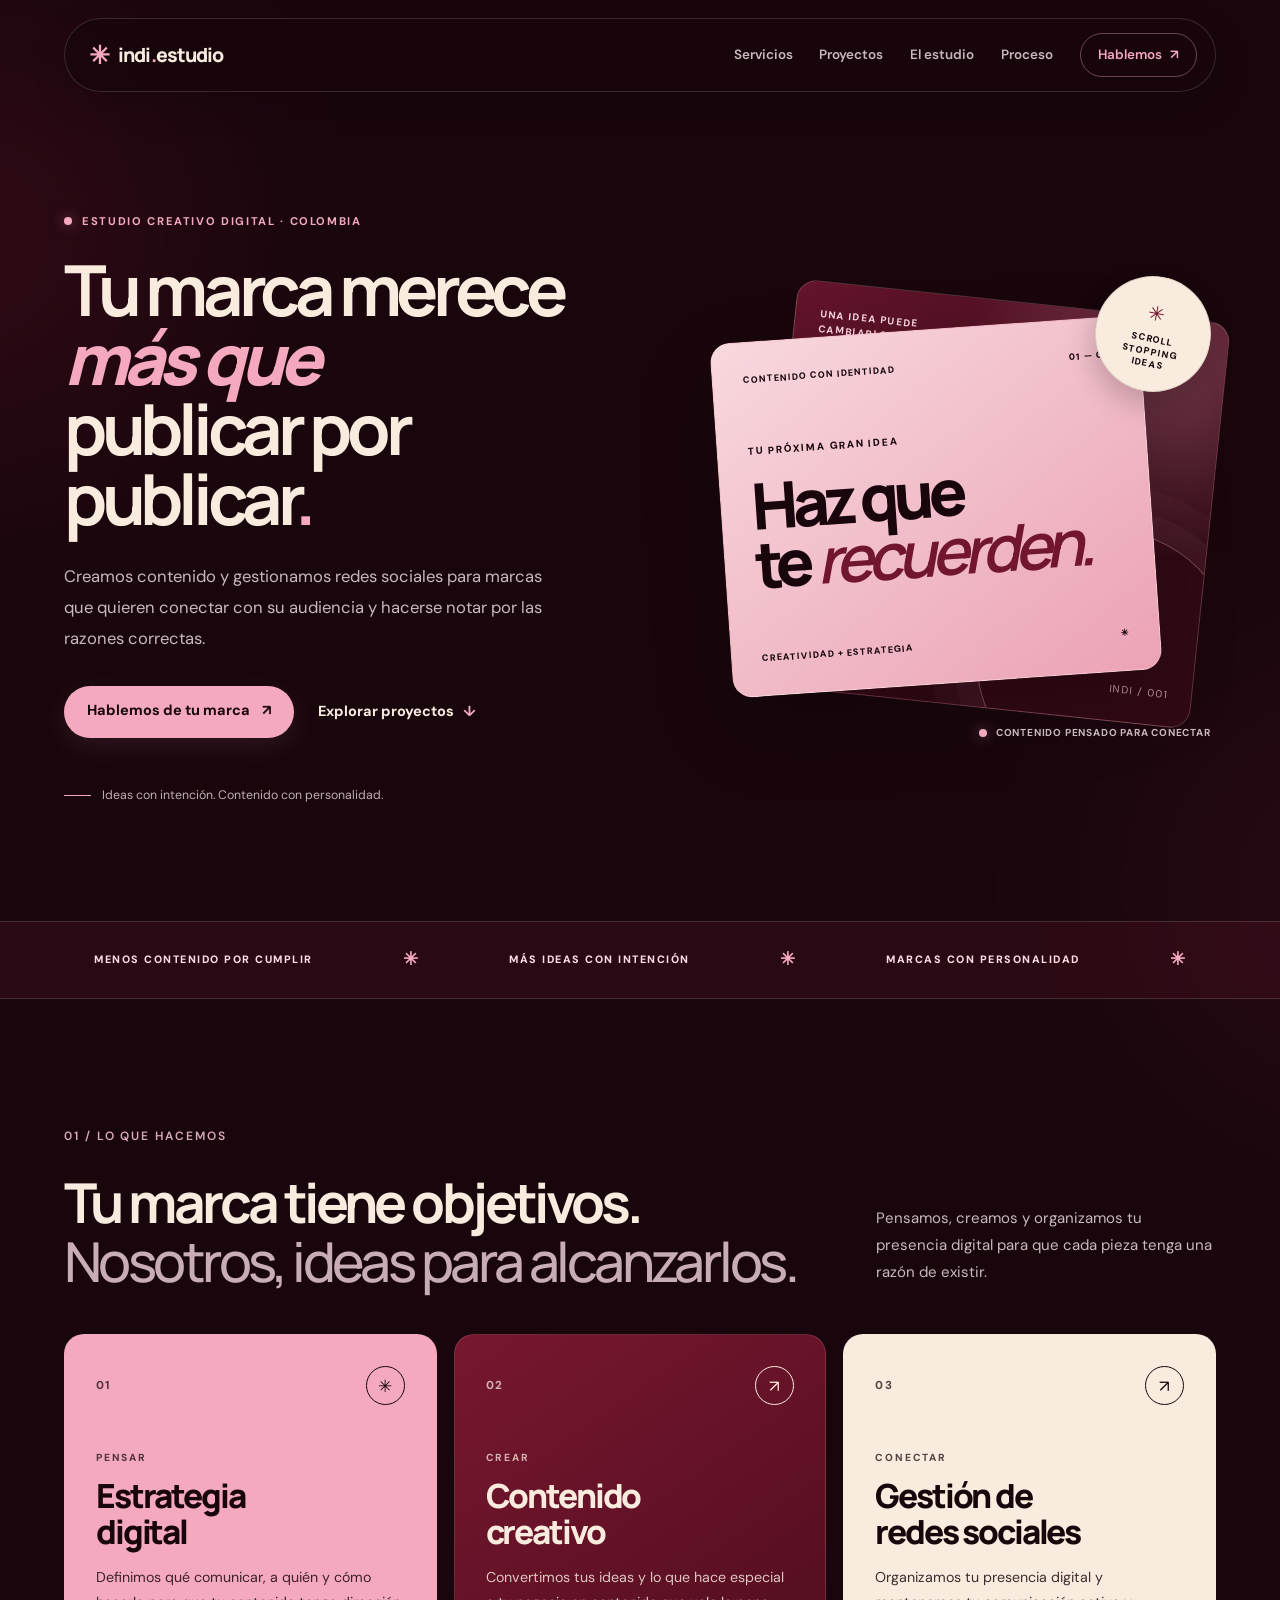
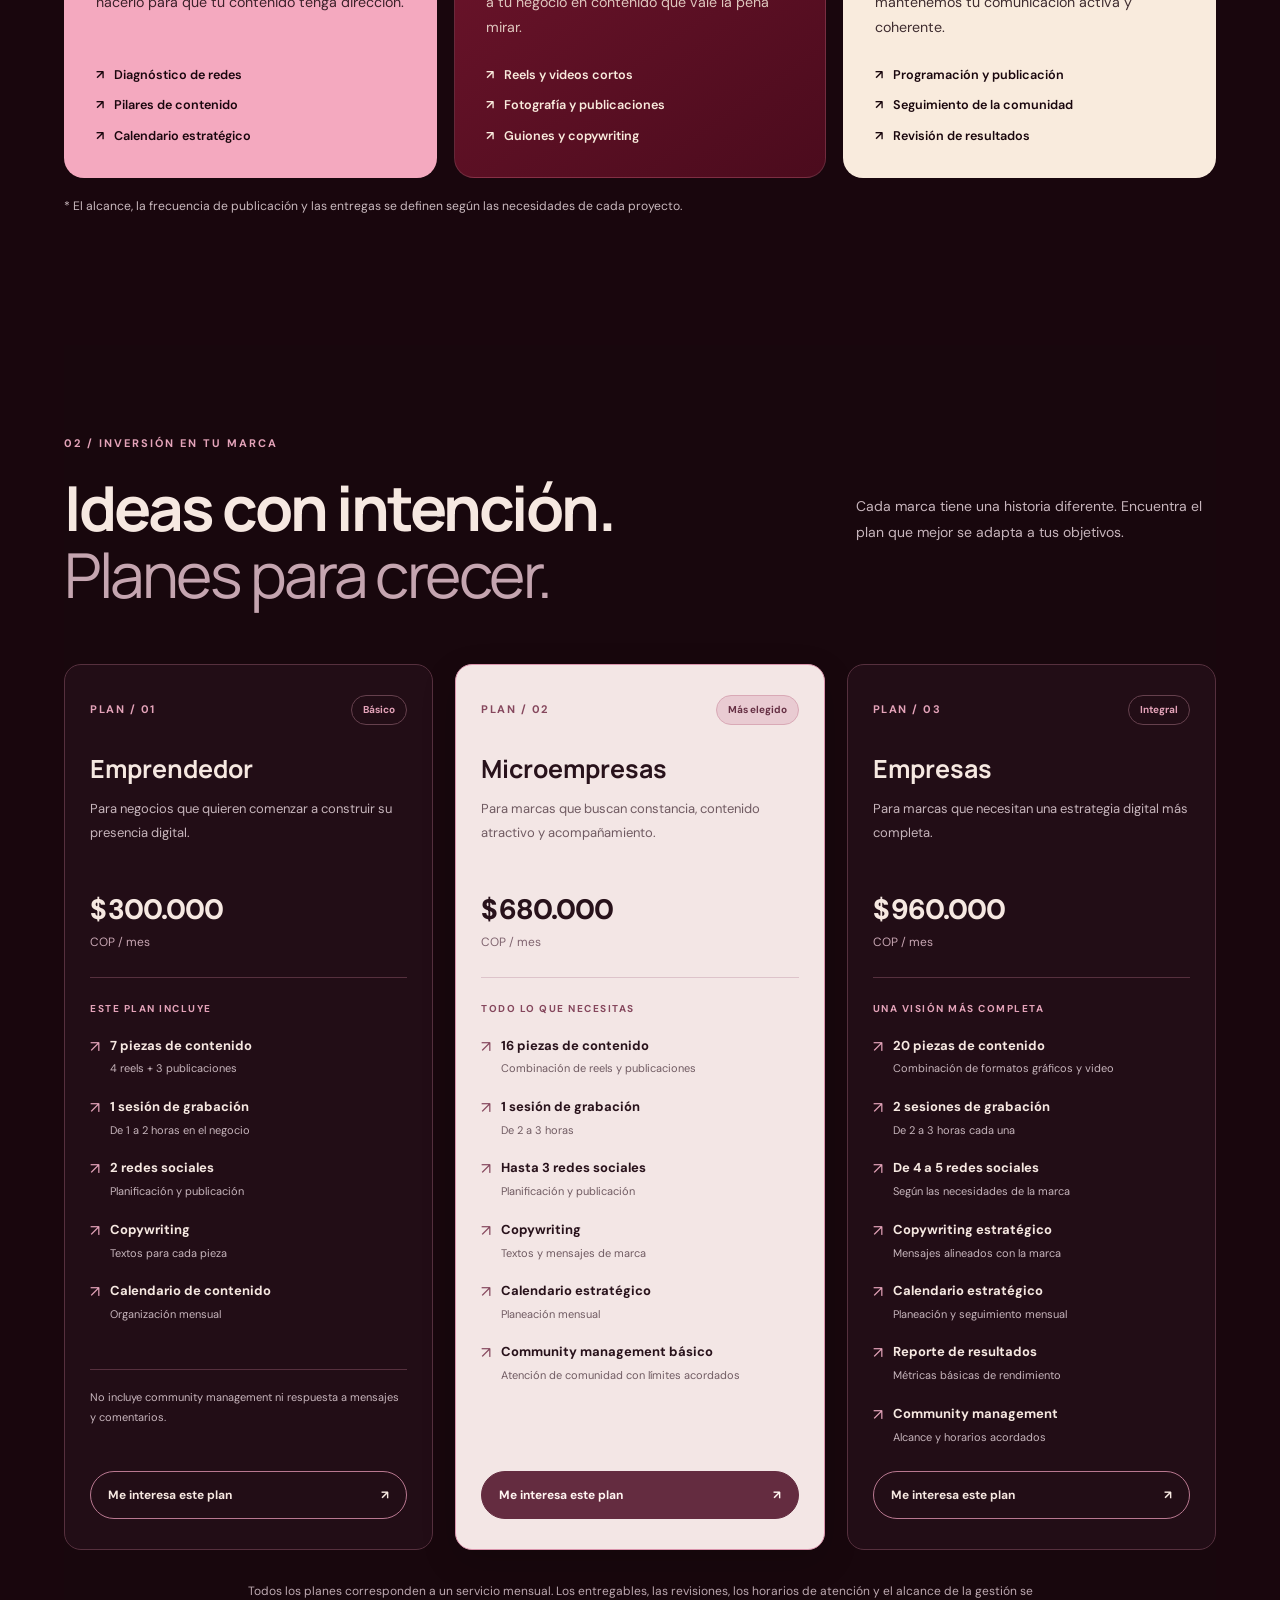
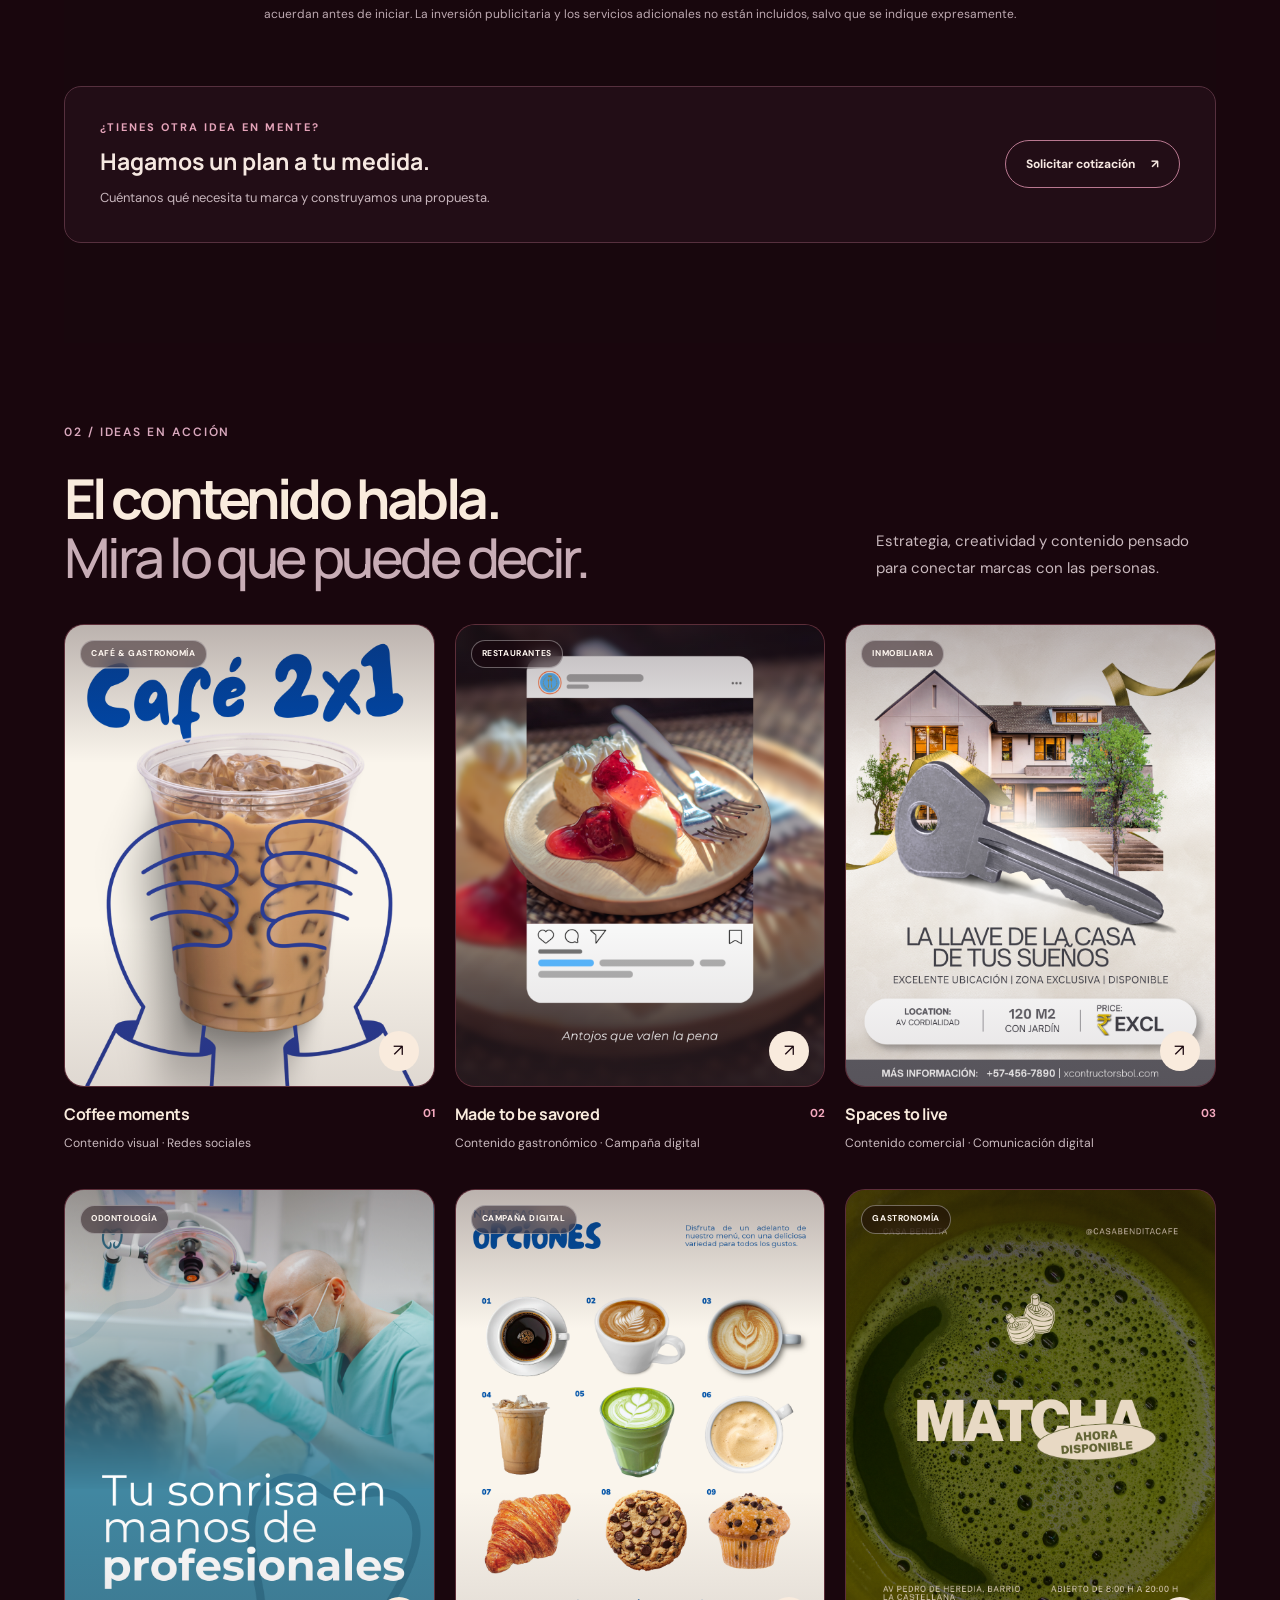
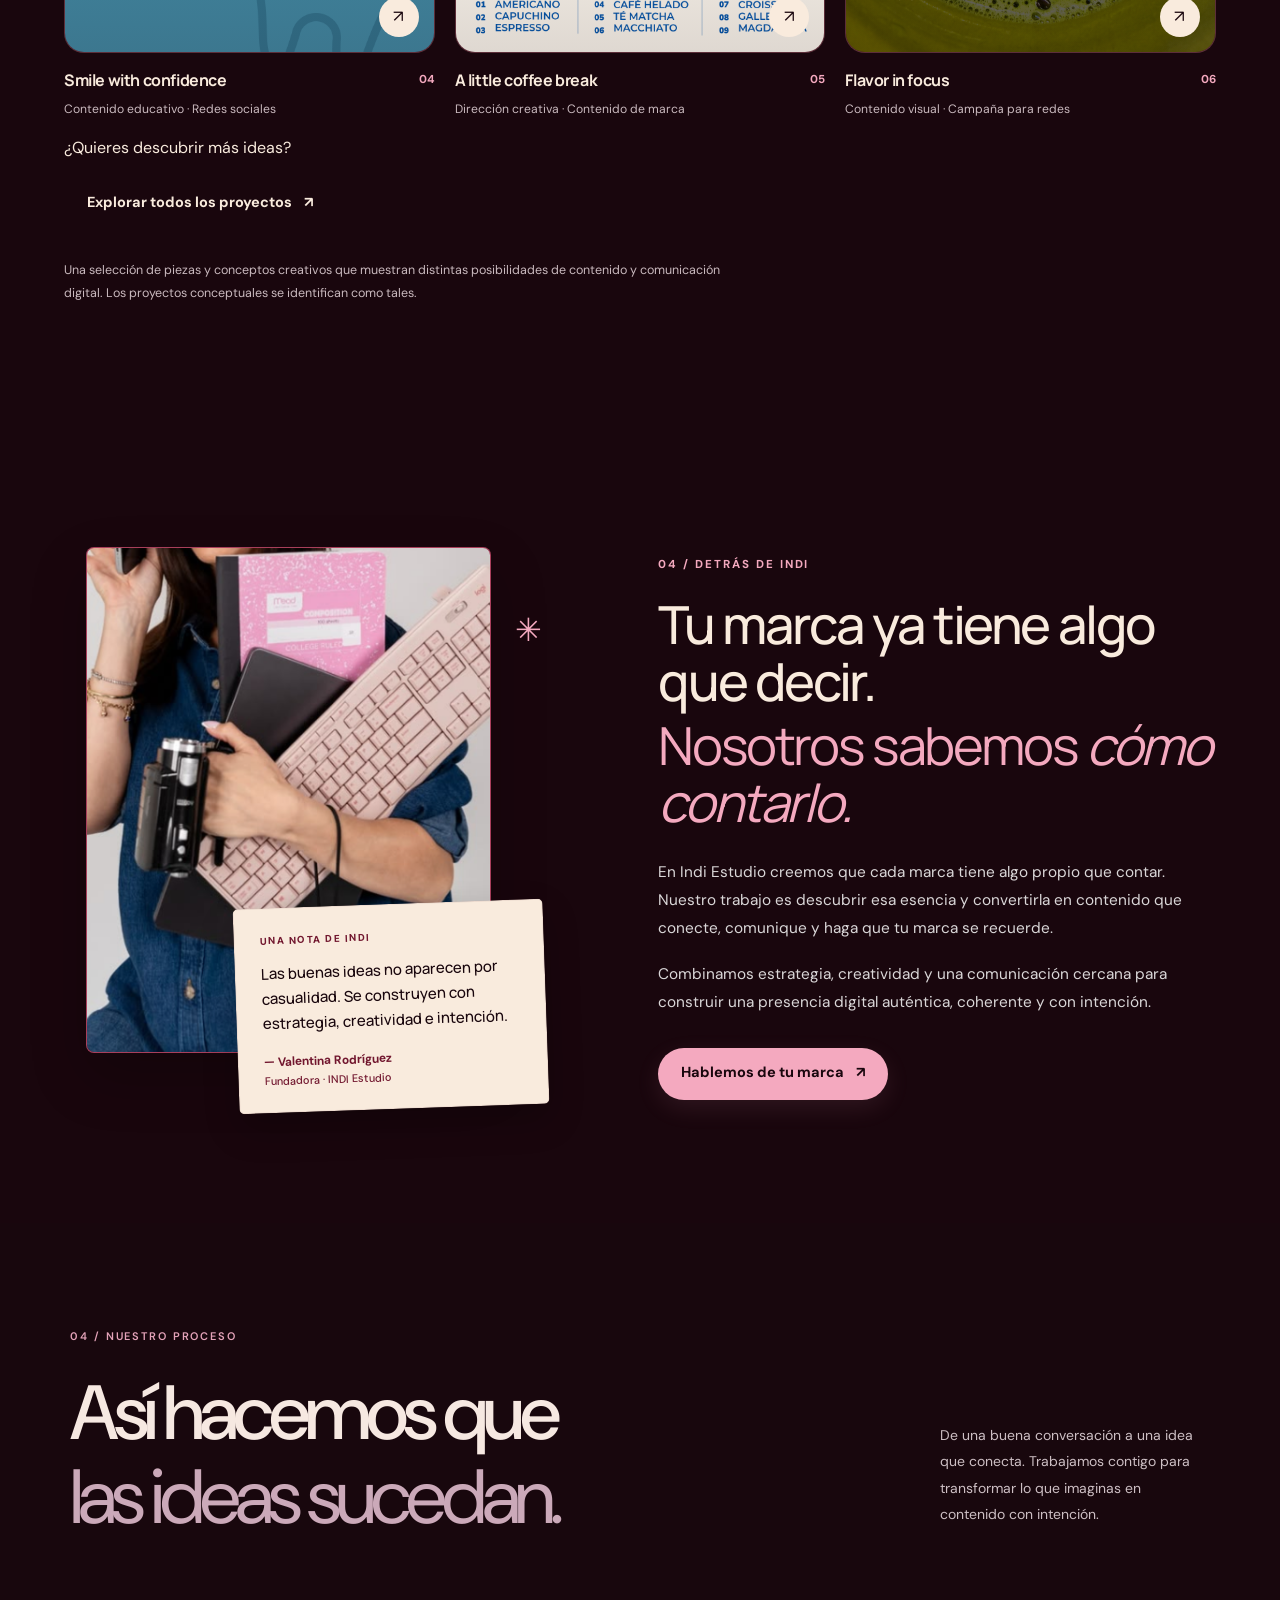
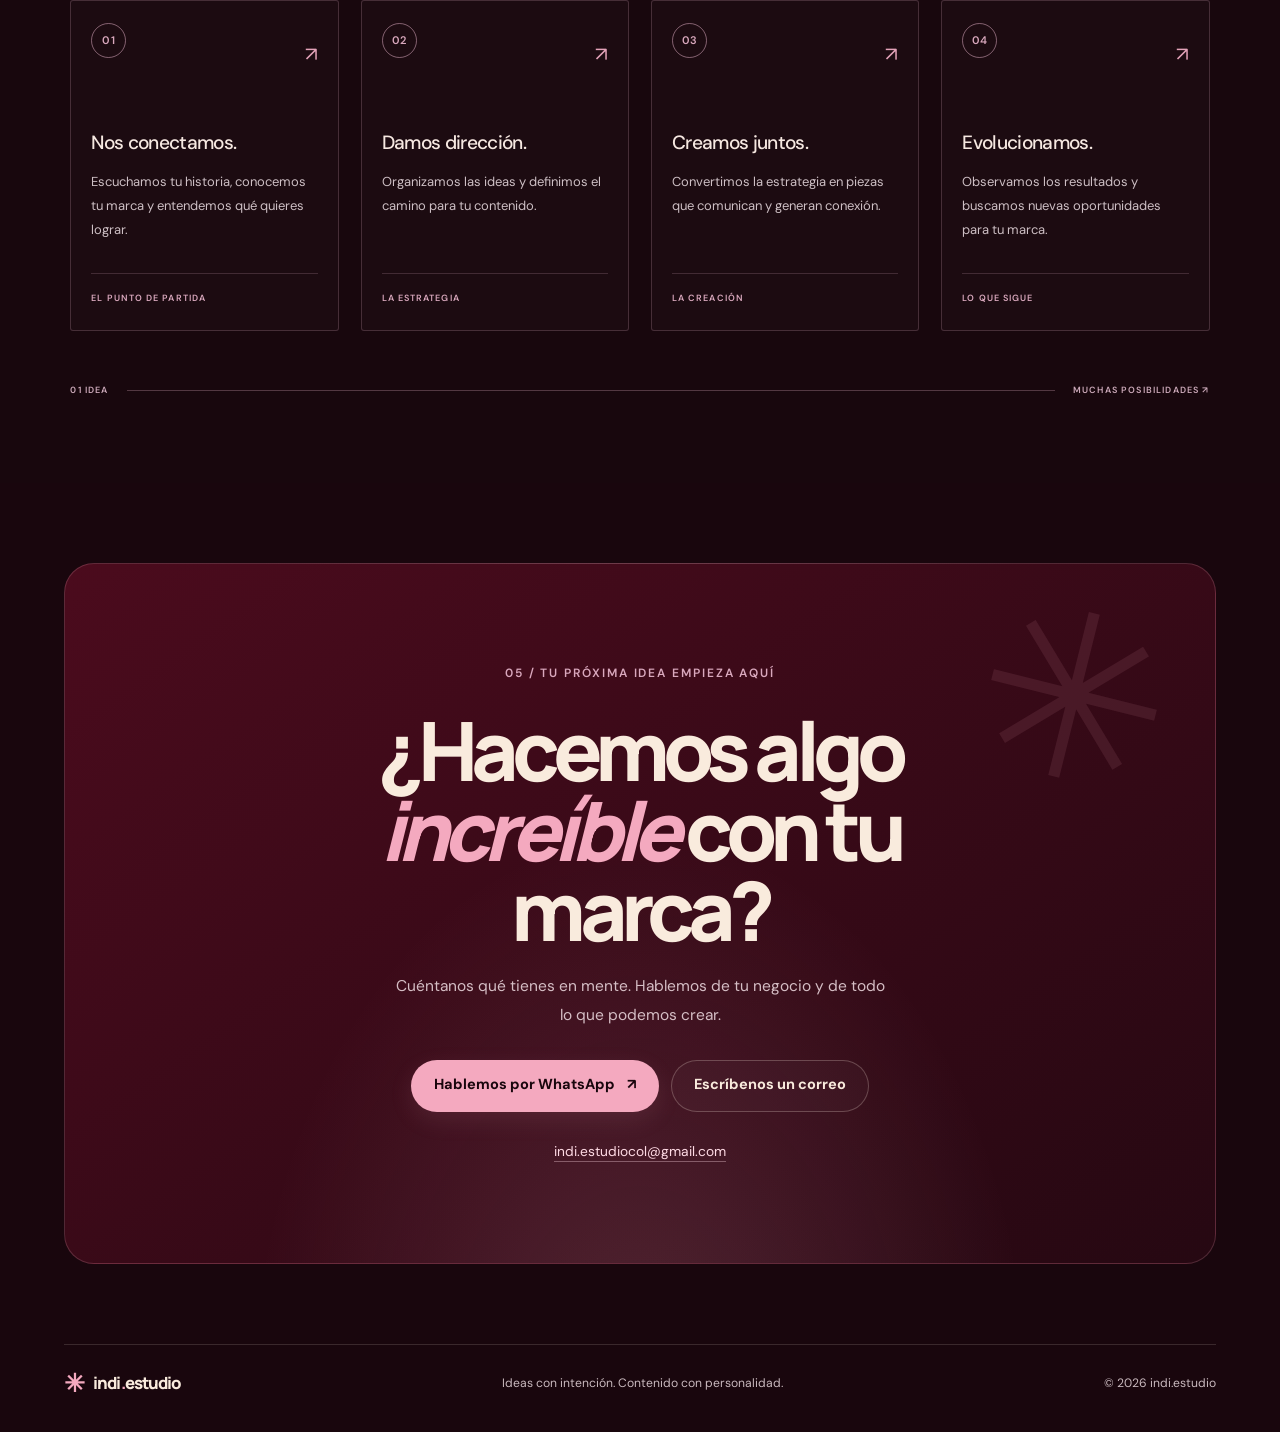
<file: Indiestudiopaginaweb/index.html>
<!DOCTYPE html>
<html lang="es">
<head>
    
    <meta charset="UTF-8">
    <meta name="viewport" content="width=device-width, initial-scale=1">

    <meta name="description" content="indi.estudio crea contenido y gestiona redes sociales para marcas que quieren conectar, destacar y crecer.">
    <meta name="theme-color" content="#19060D">

    <title>indi.estudio — Contenido con intención</title>

    <meta property="og:type" content="website">
    <meta property="og:title" content="indi.estudio — Contenido con intención">
    <meta property="og:description" content="Estrategia, creación de contenido y gestión de redes sociales para marcas con personalidad.">
    <!-- Añade aquí tu dominio y la URL de una imagen cuando publiques la web. -->
    <!-- <meta property="og:url" content="https://tudominio.com/"> -->
    <!-- <meta property="og:image" content="https://tudominio.com/img/og.jpg"> -->

    <link rel="icon" href="data:image/svg+xml,%3Csvg xmlns='http://www.w3.org/2000/svg' viewBox='0 0 100 100'%3E%3Crect width='100' height='100' rx='22' fill='%2319060D'/%3E%3Ctext x='50' y='70' font-size='66' text-anchor='middle' fill='%23F4A9BF'%3E%E2%9C%A6%3C/text%3E%3C/svg%3E">

    <link rel="preconnect" href="https://fonts.googleapis.com">
    <link rel="preconnect" href="https://fonts.gstatic.com" crossorigin>
    <link href="https://fonts.googleapis.com/css2?family=DM+Sans:wght@400;500;600;700&family=Manrope:wght@400;500;600;700;800&display=swap" rel="stylesheet">

    <link rel="stylesheet" href="css/style.css">
</head>
<script>

document.querySelectorAll('.process-number').forEach((button) => {

    button.addEventListener('click', () => {

        const item = button.closest('.process-item');

        document.querySelectorAll('.process-item').forEach((otherItem) => {

            if (otherItem !== item) {
                otherItem.classList.remove('is-active');
            }

        });

        item.classList.toggle('is-active');

    });

}); 
document.querySelectorAll(".process-card").forEach((card) => {
    const trigger = card.querySelector(".process-trigger");
    const detail = card.querySelector(".process-extra");

    if (!trigger || !detail) return;

    trigger.addEventListener("click", () => {
        const isOpen = trigger.getAttribute("aria-expanded") === "true";

        trigger.setAttribute("aria-expanded", String(!isOpen));
        detail.hidden = isOpen;
        card.classList.toggle("is-open", !isOpen);
    });
});


</script>


<body class="indi-body">

    <a class="skip-link" href="#inicio">Saltar al contenido</a>

    <div class="ambient ambient-one" aria-hidden="true"></div>
    <div class="ambient ambient-two" aria-hidden="true"></div>

    <header class="site-header">
        <a class="brand" href="#inicio" aria-label="indi.estudio, inicio">
            <span class="brand-symbol" aria-hidden="true">✳</span>
            <span>indi<span class="brand-dot">.</span>estudio</span>
        </a>

        <button
            class="menu-toggle"
            type="button"
            aria-label="Abrir menú"
            aria-expanded="false"
            aria-controls="main-nav">
            <span></span>
            <span></span>
        </button>

        <nav class="main-nav" id="main-nav" aria-label="Navegación principal">
            <a href="#servicios">Servicios</a>
            <a href="#trabajo">Proyectos</a>
            <a href="#estudio">El estudio</a>
            <a href="#proceso">Proceso</a>
            <a class="nav-contact" href="#contacto">Hablemos <span aria-hidden="true">↗</span></a>
        </nav>
    </header>

    <main>
        <!-- PORTADA -->
        <section class="hero section-wrap" id="inicio">
            <div class="hero-copy">
                <div class="eyebrow">
                    <span class="status-dot"></span>
                    ESTUDIO CREATIVO DIGITAL · COLOMBIA
                </div>

                <h1>
                    Tu marca merece
                    <span class="headline-accent">más que</span>
                    publicar por publicar<span class="pink-period">.</span>
                </h1>

                <p class="hero-description">
                    Creamos contenido y gestionamos redes sociales para
                    marcas que quieren conectar con su audiencia y hacerse
                    notar por las razones correctas.
                </p>

                <div class="hero-actions">
                    <a class="button button-primary" href="#contacto">
                        Hablemos de tu marca <span aria-hidden="true">↗</span>
                    </a>
                    <a class="text-link" href="#trabajo">
                        Explorar proyectos <span aria-hidden="true">↓</span>
                    </a>
                </div>

                <div class="hero-note">
                    <span class="note-line"></span>
                    Ideas con intención. Contenido con personalidad.
                </div>
            </div>

            <!-- Composición visual de contenido -->
            <div class="hero-visual" aria-label="Vista conceptual de contenido digital">

                <article class="visual-card visual-back">
                    <span class="visual-kicker">UNA IDEA PUEDE CAMBIARLO TODO</span>
                    <div class="back-shape" aria-hidden="true"></div>
                    <span class="visual-number">INDI / 001</span>
                </article>

                <article class="visual-card visual-main">
                    <div class="visual-topline">
                        <span>CONTENIDO CON IDENTIDAD</span>
                        <span>01 — 03</span>
                    </div>

                    <div class="visual-main-copy">
                        <span class="visual-mini">TU PRÓXIMA GRAN IDEA</span>
                        <p>Haz que<br>te <em>recuerden.</em></p>
                    </div>

                    <div class="visual-bottomline">
                        <span>CREATIVIDAD + ESTRATEGIA</span>
                        <span aria-hidden="true">✳</span>
                    </div>
                </article>

                <article class="visual-sticker">
                    <span aria-hidden="true">✳</span>
                    <span>SCROLL<br>STOPPING<br>IDEAS</span>
                </article>

                <div class="visual-caption">
                    <span class="caption-dot"></span>
                    CONTENIDO PENSADO PARA CONECTAR
                </div>
            </div>
        </section>

        <!-- MANIFIESTO BREVE -->
        <section class="marquee-section" aria-label="Nuestra filosofía">
            <div class="marquee-inner">
                <span>MENOS CONTENIDO POR CUMPLIR</span>
                <span class="marquee-star" aria-hidden="true">✳</span>
                <span>MÁS IDEAS CON INTENCIÓN</span>
                <span class="marquee-star" aria-hidden="true">✳</span>
                <span>MARCAS CON PERSONALIDAD</span>
                <span class="marquee-star" aria-hidden="true">✳</span>
            </div>
        </section>

        <!-- SERVICIOS -->
        <section class="section section-wrap" id="servicios">
            <div class="section-heading">
                <div>
                    <span class="section-label">01 / LO QUE HACEMOS</span>
                    <h2>Tu marca tiene objetivos.<br>
                        <span class="heading-muted">Nosotros, ideas para alcanzarlos.</span>
                    </h2>
                </div>

                <p class="heading-side">
                    Pensamos, creamos y organizamos tu presencia digital
                    para que cada pieza tenga una razón de existir.
                </p>
            </div>

            <div class="services-grid">
                <article class="service-card service-card-pink">
                    <div class="service-top">
                        <span class="service-number">01</span>
                        <span class="service-icon" aria-hidden="true">✳</span>
                    </div>

                    <div>
                        <span class="service-overline">PENSAR</span>
                        <h3>Estrategia<br>digital</h3>
                        <p>
                            Definimos qué comunicar, a quién y cómo hacerlo
                            para que tu contenido tenga dirección.
                        </p>
                    </div>

                    <ul class="service-list">
                        <li>Diagnóstico de redes</li>
                        <li>Pilares de contenido</li>
                        <li>Calendario estratégico</li>
                    </ul>
                </article>

                <article class="service-card service-card-burgundy">
                    <div class="service-top">
                        <span class="service-number">02</span>
                        <span class="service-icon" aria-hidden="true">↗</span>
                    </div>

                    <div>
                        <span class="service-overline">CREAR</span>
                        <h3>Contenido<br>creativo</h3>
                        <p>
                            Convertimos tus ideas y lo que hace especial a
                            tu negocio en contenido que vale la pena mirar.
                        </p>
                    </div>

                    <ul class="service-list">
                        <li>Reels y videos cortos</li>
                        <li>Fotografía y publicaciones</li>
                        <li>Guiones y copywriting</li>
                    </ul>
                </article>

                <article class="service-card service-card-cream">
                    <div class="service-top">
                        <span class="service-number">03</span>
                        <span class="service-icon" aria-hidden="true">↗</span>
                    </div>

                    <div>
                        <span class="service-overline">CONECTAR</span>
                        <h3>Gestión de<br>redes sociales</h3>
                        <p>
                            Organizamos tu presencia digital y mantenemos
                            tu comunicación activa y coherente.
                        </p>
                    </div>

                    <ul class="service-list">
                        <li>Programación y publicación</li>
                        <li>Seguimiento de la comunidad</li>
                        <li>Revisión de resultados</li>
                    </ul>
                </article>
            </div>

            <p class="service-footnote">
                * El alcance, la frecuencia de publicación y las entregas
                se definen según las necesidades de cada proyecto.
            </p>
        </section>

<!-- PLANES Y PRECIOS -->
<section class="section section-wrap pricing-section" id="planes">

    <div class="section-heading">
        <div>
            <span class="section-label">02 / INVERSIÓN EN TU MARCA</span>
            <h2>
                Ideas con intención.<br>
                <span class="heading-muted">Planes para crecer.</span>
            </h2>
        </div>

        <p class="heading-side">
            Cada marca tiene una historia diferente.
            Encuentra el plan que mejor se adapta a tus objetivos.
        </p>
    </div>

    <div class="pricing-grid">

        <!-- PLAN 1: EMPRENDEDOR -->
        <article class="pricing-card pricing-card-light">
            <div class="pricing-card-top">
                <span class="pricing-number">PLAN / 01</span>
                <span class="pricing-tag">Básico</span>
            </div>

            <h3>Emprendedor</h3>

            <p class="pricing-description">
                Para negocios que quieren comenzar a construir
                su presencia digital.
            </p>

            <div class="pricing-price">
                <span class="price-currency">$</span>300.000
                <span class="price-period">COP / mes</span>
            </div>

            <div class="pricing-divider"></div>

            <p class="pricing-includes">ESTE PLAN INCLUYE</p>

            <ul class="pricing-features">
                <li>
                    <span class="feature-check">↗</span>
                    <span><strong>7 piezas de contenido</strong><small>4 reels + 3 publicaciones</small></span>
                </li>
                <li>
                    <span class="feature-check">↗</span>
                    <span><strong>1 sesión de grabación</strong><small>De 1 a 2 horas en el negocio</small></span>
                </li>
                <li>
                    <span class="feature-check">↗</span>
                    <span><strong>2 redes sociales</strong><small>Planificación y publicación</small></span>
                </li>
                <li>
                    <span class="feature-check">↗</span>
                    <span><strong>Copywriting</strong><small>Textos para cada pieza</small></span>
                </li>
                <li>
                    <span class="feature-check">↗</span>
                    <span><strong>Calendario de contenido</strong><small>Organización mensual</small></span>
                </li>
            </ul>

            <p class="pricing-note">
                No incluye community management ni respuesta
                a mensajes y comentarios.
            </p>

            <a class="pricing-button pricing-button-outline"
               href="https://wa.me/573226027184?text=Hola%2C%20quisiera%20informaci%C3%B3n%20sobre%20el%20Plan%20Emprendedor%20de%20indi.estudio.">
                Me interesa este plan <span>↗</span>
            </a>
        </article>


        <!-- PLAN 2: MICROEMPRESAS -->
        <article class="pricing-card pricing-card-featured">
            <div class="pricing-card-top">
                <span class="pricing-number">PLAN / 02</span>
                <span class="pricing-tag">Más elegido</span>
            </div>

            <h3>Microempresas</h3>

            <p class="pricing-description">
                Para marcas que buscan constancia,
                contenido atractivo y acompañamiento.
            </p>

            <div class="pricing-price">
                <span class="price-currency">$</span>680.000
                <span class="price-period">COP / mes</span>
            </div>

            <div class="pricing-divider"></div>

            <p class="pricing-includes">TODO LO QUE NECESITAS</p>

            <ul class="pricing-features">
                <li>
                    <span class="feature-check">↗</span>
                    <span><strong>16 piezas de contenido</strong><small>Combinación de reels y publicaciones</small></span>
                </li>
                <li>
                    <span class="feature-check">↗</span>
                    <span><strong>1 sesión de grabación</strong><small>De 2 a 3 horas</small></span>
                </li>
                <li>
                    <span class="feature-check">↗</span>
                    <span><strong>Hasta 3 redes sociales</strong><small>Planificación y publicación</small></span>
                </li>
                <li>
                    <span class="feature-check">↗</span>
                    <span><strong>Copywriting</strong><small>Textos y mensajes de marca</small></span>
                </li>
                <li>
                    <span class="feature-check">↗</span>
                    <span><strong>Calendario estratégico</strong><small>Planeación mensual</small></span>
                </li>
                <li>
                    <span class="feature-check">↗</span>
                    <span><strong>Community management básico</strong><small>Atención de comunidad con límites acordados</small></span>
                </li>
            </ul>

            <a class="pricing-button pricing-button-solid"
               href="https://wa.me/573226027184?text=Hola%2C%20quisiera%20informaci%C3%B3n%20sobre%20el%20Plan%20Microempresas%20de%20indi.estudio.">
                Me interesa este plan <span>↗</span>
            </a>
        </article>


        <!-- PLAN 3: EMPRESAS -->
        <article class="pricing-card pricing-card-light">
            <div class="pricing-card-top">
                <span class="pricing-number">PLAN / 03</span>
                <span class="pricing-tag">Integral</span>
            </div>

            <h3>Empresas</h3>

            <p class="pricing-description">
                Para marcas que necesitan una estrategia
                digital más completa.
            </p>

            <div class="pricing-price">
                <span class="price-currency">$</span>960.000
                <span class="price-period">COP / mes</span>
            </div>

            <div class="pricing-divider"></div>

            <p class="pricing-includes">UNA VISIÓN MÁS COMPLETA</p>

            <ul class="pricing-features">
                <li>
                    <span class="feature-check">↗</span>
                    <span><strong>20 piezas de contenido</strong><small>Combinación de formatos gráficos y video</small></span>
                </li>
                <li>
                    <span class="feature-check">↗</span>
                    <span><strong>2 sesiones de grabación</strong><small>De 2 a 3 horas cada una</small></span>
                </li>
                <li>
                    <span class="feature-check">↗</span>
                    <span><strong>De 4 a 5 redes sociales</strong><small>Según las necesidades de la marca</small></span>
                </li>
                <li>
                    <span class="feature-check">↗</span>
                    <span><strong>Copywriting estratégico</strong><small>Mensajes alineados con la marca</small></span>
                </li>
                <li>
                    <span class="feature-check">↗</span>
                    <span><strong>Calendario estratégico</strong><small>Planeación y seguimiento mensual</small></span>
                </li>
                <li>
                    <span class="feature-check">↗</span>
                    <span><strong>Reporte de resultados</strong><small>Métricas básicas de rendimiento</small></span>
                </li>
                <li>
                    <span class="feature-check">↗</span>
                    <span><strong>Community management</strong><small>Alcance y horarios acordados</small></span>
                </li>
            </ul>

            <a class="pricing-button pricing-button-outline"
               href="https://wa.me/573226027184?text=Hola%2C%20quisiera%20informaci%C3%B3n%20sobre%20el%20Plan%20Empresas%20de%20indi.estudio.">
                Me interesa este plan <span>↗</span>
            </a>
        </article>

    </div>

    <p class="pricing-footnote">
        Todos los planes corresponden a un servicio mensual.
        Los entregables, las revisiones, los horarios de atención y
        el alcance de la gestión se acuerdan antes de iniciar.
        La inversión publicitaria y los servicios adicionales no están incluidos,
        salvo que se indique expresamente.
    </p>

    <div class="pricing-custom">
        <div>
            <span class="section-label">¿TIENES OTRA IDEA EN MENTE?</span>
            <h3>Hagamos un plan a tu medida.</h3>
            <p>Cuéntanos qué necesita tu marca y construyamos una propuesta.</p>
        </div>

        <a class="pricing-custom-link"
           href="https://wa.me/573226027184?text=Hola%2C%20quisiera%20una%20cotizaci%C3%B3n%20personalizada%20para%20mi%20marca.">
            Solicitar cotización <span>↗</span>
        </a>
    </div>

</section>
<!-- FIN DE PLANES Y PRECIOS -->


       
<!-- PROYECTOS -->
<section class="section section-wrap work-section" id="trabajo">

    <div class="section-heading">
        <div>
            <span class="section-label">02 / IDEAS EN ACCIÓN</span>
            <h2>
                El contenido habla.<br>
                <span class="heading-muted">Mira lo que puede decir.</span>
            </h2>
        </div>

        <p class="heading-side">
            Estrategia, creatividad y contenido pensado para conectar
            marcas con las personas.
        </p>
    </div>

    <div class="work-grid">

        <!-- 01. CAFÉ -->
        <article class="work-card">
            <a class="work-image" href="proyectos.html"
               aria-label="Ver proyectos de café y gastronomía">
                <img src="img/cafe1.png"
                     alt="Diseño de contenido para una marca de café"
                     loading="lazy">
                <span class="project-label">CAFÉ & GASTRONOMÍA</span>
                <span class="work-arrow" aria-hidden="true">↗</span>
            </a>
            <div class="work-caption">
                <div>
                    <h3>Coffee moments</h3>
                    <p>Contenido visual · Redes sociales</p>
                </div>
                <span class="project-index">01</span>
            </div>
        </article>

        <!-- 02. RESTAURANTE -->
        <article class="work-card">
            <a class="work-image" href="proyectos.html"
               aria-label="Ver proyectos para restaurantes">
                <img src="img/restaurante1.png"
                     alt="Pieza de contenido gastronómico para restaurante"
                     loading="lazy">
                <span class="project-label">RESTAURANTES</span>
                <span class="work-arrow" aria-hidden="true">↗</span>
            </a>
            <div class="work-caption">
                <div>
                    <h3>Made to be savored</h3>
                    <p>Contenido gastronómico · Campaña digital</p>
                </div>
                <span class="project-index">02</span>
            </div>
        </article>

        <!-- 03. INMOBILIARIA -->
        <article class="work-card">
            <a class="work-image" href="proyectos.html"
               aria-label="Ver proyectos inmobiliarios">
                <img src="img/inmobiliaria1.png"
                     alt="Diseño de contenido para una inmobiliaria"
                     loading="lazy">
                <span class="project-label">INMOBILIARIA</span>
                <span class="work-arrow" aria-hidden="true">↗</span>
            </a>
            <div class="work-caption">
                <div>
                    <h3>Spaces to live</h3>
                    <p>Contenido comercial · Comunicación digital</p>
                </div>
                <span class="project-index">03</span>
            </div>
        </article>

        <!-- 04. ODONTOLOGÍA -->
        <article class="work-card">
            <a class="work-image" href="proyectos.html"
               aria-label="Ver proyectos de odontología">
                <img src="img/dientes1.png"
                     alt="Pieza informativa de contenido odontológico"
                     loading="lazy">
                <span class="project-label">ODONTOLOGÍA</span>
                <span class="work-arrow" aria-hidden="true">↗</span>
            </a>
            <div class="work-caption">
                <div>
                    <h3>Smile with confidence</h3>
                    <p>Contenido educativo · Redes sociales</p>
                </div>
                <span class="project-index">04</span>
            </div>
        </article>

        <!-- 05. CAMPAÑA DE CAFÉ -->
        <article class="work-card">
            <a class="work-image" href="proyectos.html"
               aria-label="Ver campañas de café">
                <img src="img/cafe4.png"
                     alt="Diseño de campaña para una marca de café"
                     loading="lazy">
                <span class="project-label">CAMPAÑA DIGITAL</span>
                <span class="work-arrow" aria-hidden="true">↗</span>
            </a>
            <div class="work-caption">
                <div>
                    <h3>A little coffee break</h3>
                    <p>Dirección creativa · Contenido de marca</p>
                </div>
                <span class="project-index">05</span>
            </div>
        </article>

        <!-- 06. CAMPAÑA GASTRONÓMICA -->
        <article class="work-card">
            <a class="work-image" href="proyectos.html"
               aria-label="Ver campañas gastronómicas">
                <img src="img/restaurante4.png"
                     alt="Diseño creativo para una marca gastronómica"
                     loading="lazy">
                <span class="project-label">GASTRONOMÍA</span>
                <span class="work-arrow" aria-hidden="true">↗</span>
            </a>
            <div class="work-caption">
                <div>
                    <h3>Flavor in focus</h3>
                    <p>Contenido visual · Campaña para redes</p>
                </div>
                <span class="project-index">06</span>
            </div>
        </article>

    </div>

    <!-- ACCESO AL PORTAFOLIO COMPLETO -->
    <div class="work-more">
        <p>¿Quieres descubrir más ideas?</p>

        <a href="proyectos.html" class="button button-outline">
            Explorar todos los proyectos
            <span aria-hidden="true">↗</span>
        </a>
    </div>

    <p class="portfolio-note">
        Una selección de piezas y conceptos creativos que muestran
        distintas posibilidades de contenido y comunicación digital.
        Los proyectos conceptuales se identifican como tales.
    </p>

</section>


        

<!-- EL ESTUDIO -->
<section class="section section-wrap about-section" id="estudio">

    <div class="about-visual">

        <figure class="about-photo">
            <img
                src="img/persona.png"
                alt="Herramientas de trabajo creativo de INDI Estudio"
                width="800"
                height="1000"
                loading="lazy"
            >
        </figure>

        <aside class="about-note">
            <span class="about-note-label">UNA NOTA DE INDI</span>

            <p>
                Las buenas ideas no aparecen por casualidad.
                Se construyen con estrategia, creatividad e intención.
            </p>

            <span class="about-signature">
                — Valentina Rodríguez
                <span>Fundadora · INDI Estudio</span>
            </span>
        </aside>

        <span class="about-decoration" aria-hidden="true">✳</span>

    </div>

    <div class="about-copy">

        <span class="section-label">04 / DETRÁS DE INDI</span>

        <h2>
            Tu marca ya tiene
            algo que decir.
            <span class="about-heading-accent">
                Nosotros sabemos
                <em class="italic-accent">cómo contarlo.</em>
            </span>
        </h2>

        <p>
            En Indi Estudio creemos que cada marca tiene algo propio que contar.
            Nuestro trabajo es descubrir esa esencia y convertirla en
            contenido que conecte, comunique y haga que tu marca se recuerde.
        </p>

        <p>
            Combinamos estrategia, creatividad y una comunicación cercana
            para construir una presencia digital auténtica, coherente
            y con intención.
        </p>

        <a class="button button-primary" href="#contacto">
            Hablemos de tu marca
            <span aria-hidden="true">↗</span>
        </a>

    </div>

</section>

        
<!-- PROCESO -->
<section class="section section-wrap process-section" id="proceso">

    <div class="process-heading">
        <span class="section-label">04 / NUESTRO PROCESO</span>

        <div class="process-heading-layout">
            <h2>
                Así hacemos que
                <span>las ideas sucedan.</span>
            </h2>

            <p>
                De una buena conversación a una idea que conecta.
                Trabajamos contigo para transformar lo que imaginas
                en contenido con intención.
            </p>
        </div>
    </div>

    <div class="process-grid">

        <article class="process-card">
            <button class="process-trigger"
                    type="button"
                    aria-expanded="false"
                    aria-controls="process-detail-1">
                <span class="process-number">01</span>
                <span class="process-arrow" aria-hidden="true">↗</span>
            </button>

            <h3>Nos conectamos.</h3>

            <p>
                Escuchamos tu historia, conocemos tu marca
                y entendemos qué quieres lograr.
            </p>

            <div class="process-extra" id="process-detail-1" hidden>
                <p>
                    Queremos conocer tu esencia, tus objetivos
                    y las personas con las que quieres conectar.
                </p>
            </div>

            <span class="process-card-label">EL PUNTO DE PARTIDA</span>
        </article>

        <article class="process-card">
            <button class="process-trigger"
                    type="button"
                    aria-expanded="false"
                    aria-controls="process-detail-2">
                <span class="process-number">02</span>
                <span class="process-arrow" aria-hidden="true">↗</span>
            </button>

            <h3>Damos dirección.</h3>

            <p>
                Organizamos las ideas y definimos
                el camino para tu contenido.
            </p>

            <div class="process-extra" id="process-detail-2" hidden>
                <p>
                    Establecemos el enfoque, la estrategia
                    y un plan coherente con tus objetivos.
                </p>
            </div>

            <span class="process-card-label">LA ESTRATEGIA</span>
        </article>

        <article class="process-card">
            <button class="process-trigger"
                    type="button"
                    aria-expanded="false"
                    aria-controls="process-detail-3">
                <span class="process-number">03</span>
                <span class="process-arrow" aria-hidden="true">↗</span>
            </button>

            <h3>Creamos juntos.</h3>

            <p>
                Convertimos la estrategia en piezas
                que comunican y generan conexión.
            </p>

            <div class="process-extra" id="process-detail-3" hidden>
                <p>
                    Diseñamos, revisamos y coordinamos contigo
                    las piezas antes de su publicación.
                </p>
            </div>

            <span class="process-card-label">LA CREACIÓN</span>
        </article>

        <article class="process-card">
            <button class="process-trigger"
                    type="button"
                    aria-expanded="false"
                    aria-controls="process-detail-4">
                <span class="process-number">04</span>
                <span class="process-arrow" aria-hidden="true">↗</span>
            </button>

            <h3>Evolucionamos.</h3>

            <p>
                Observamos los resultados y buscamos
                nuevas oportunidades para tu marca.
            </p>

            <div class="process-extra" id="process-detail-4" hidden>
                <p>
                    Identificamos aprendizajes y oportunidades
                    para seguir mejorando la comunicación.
                </p>
            </div>

            <span class="process-card-label">LO QUE SIGUE</span>
        </article>

    </div>

    <div class="process-footer">
        <span>01 IDEA</span>
        <span class="process-footer-line"></span>
        <span>MUCHAS POSIBILIDADES ↗</span>
    </div>

</section>


        <!-- CONTACTO -->
        <section class="contact-section section-wrap" id="contacto">
            <div class="contact-decoration" aria-hidden="true">✳</div>

            <span class="section-label">05 / TU PRÓXIMA IDEA EMPIEZA AQUÍ</span>
            <h2>¿Hacemos algo<br><span>increíble</span> con tu marca?</h2>

            <p>
                Cuéntanos qué tienes en mente. Hablemos de tu negocio
                y de todo lo que podemos crear.
            </p>

            <div class="contact-actions">
                <a class="button button-primary"
                   href="https://wa.me/573226027184?text=Hola%2C%20quisiera%20conocer%20los%20servicios%20de%20indi.estudio."
                   target="_blank"
                   rel="noopener noreferrer">
                    Hablemos por WhatsApp <span aria-hidden="true">↗</span>
                </a>

                <a class="button button-secondary"
                   href="mailto:indi.estudiocol@gmail.com?subject=Proyecto%20con%20indi.estudio">
                    Escríbenos un correo
                </a>
            </div>

            <a class="contact-email" href="mailto:indi.estudiocol@gmail.com">
                indi.estudiocol@gmail.com
            </a>
        </section>
    </main>

    <footer class="site-footer">
        <a class="brand footer-brand" href="#inicio">
            <span class="brand-symbol" aria-hidden="true">✳</span>
            <span>indi<span class="brand-dot">.</span>estudio</span>
        </a>

        <p>Ideas con intención. Contenido con personalidad.</p>

        <span class="footer-copyright">
            © <span id="year"></span> indi.estudio
        </span>
    </footer>

    <script>
        const menuToggle = document.querySelector(".menu-toggle");
        const mainNav = document.querySelector("#main-nav");

        function setMenuState(isOpen) {
            mainNav.classList.toggle("is-open", isOpen);
            menuToggle.setAttribute("aria-expanded", String(isOpen));
            menuToggle.setAttribute(
                "aria-label",
                isOpen ? "Cerrar menú" : "Abrir menú"
            );
        }

        menuToggle.addEventListener("click", () => {
            const isOpen =
                menuToggle.getAttribute("aria-expanded") === "true";

            setMenuState(!isOpen);
        });

        mainNav.querySelectorAll("a").forEach((link) => {
            link.addEventListener("click", () => setMenuState(false));
        });

        document.addEventListener("keydown", (event) => {
            if (event.key === "Escape") {
                setMenuState(false);
                menuToggle.focus();
            }
        });

        document.addEventListener("click", (event) => {
            if (
                !mainNav.contains(event.target) &&
                !menuToggle.contains(event.target)
            ) {
                setMenuState(false);
            }
        });

        window.addEventListener("resize", () => {
            if (window.innerWidth > 760) {
                setMenuState(false);
            }
        });

        document.querySelector("#year").textContent =
            new Date().getFullYear();
    </script>

</body>
</html>
</file>
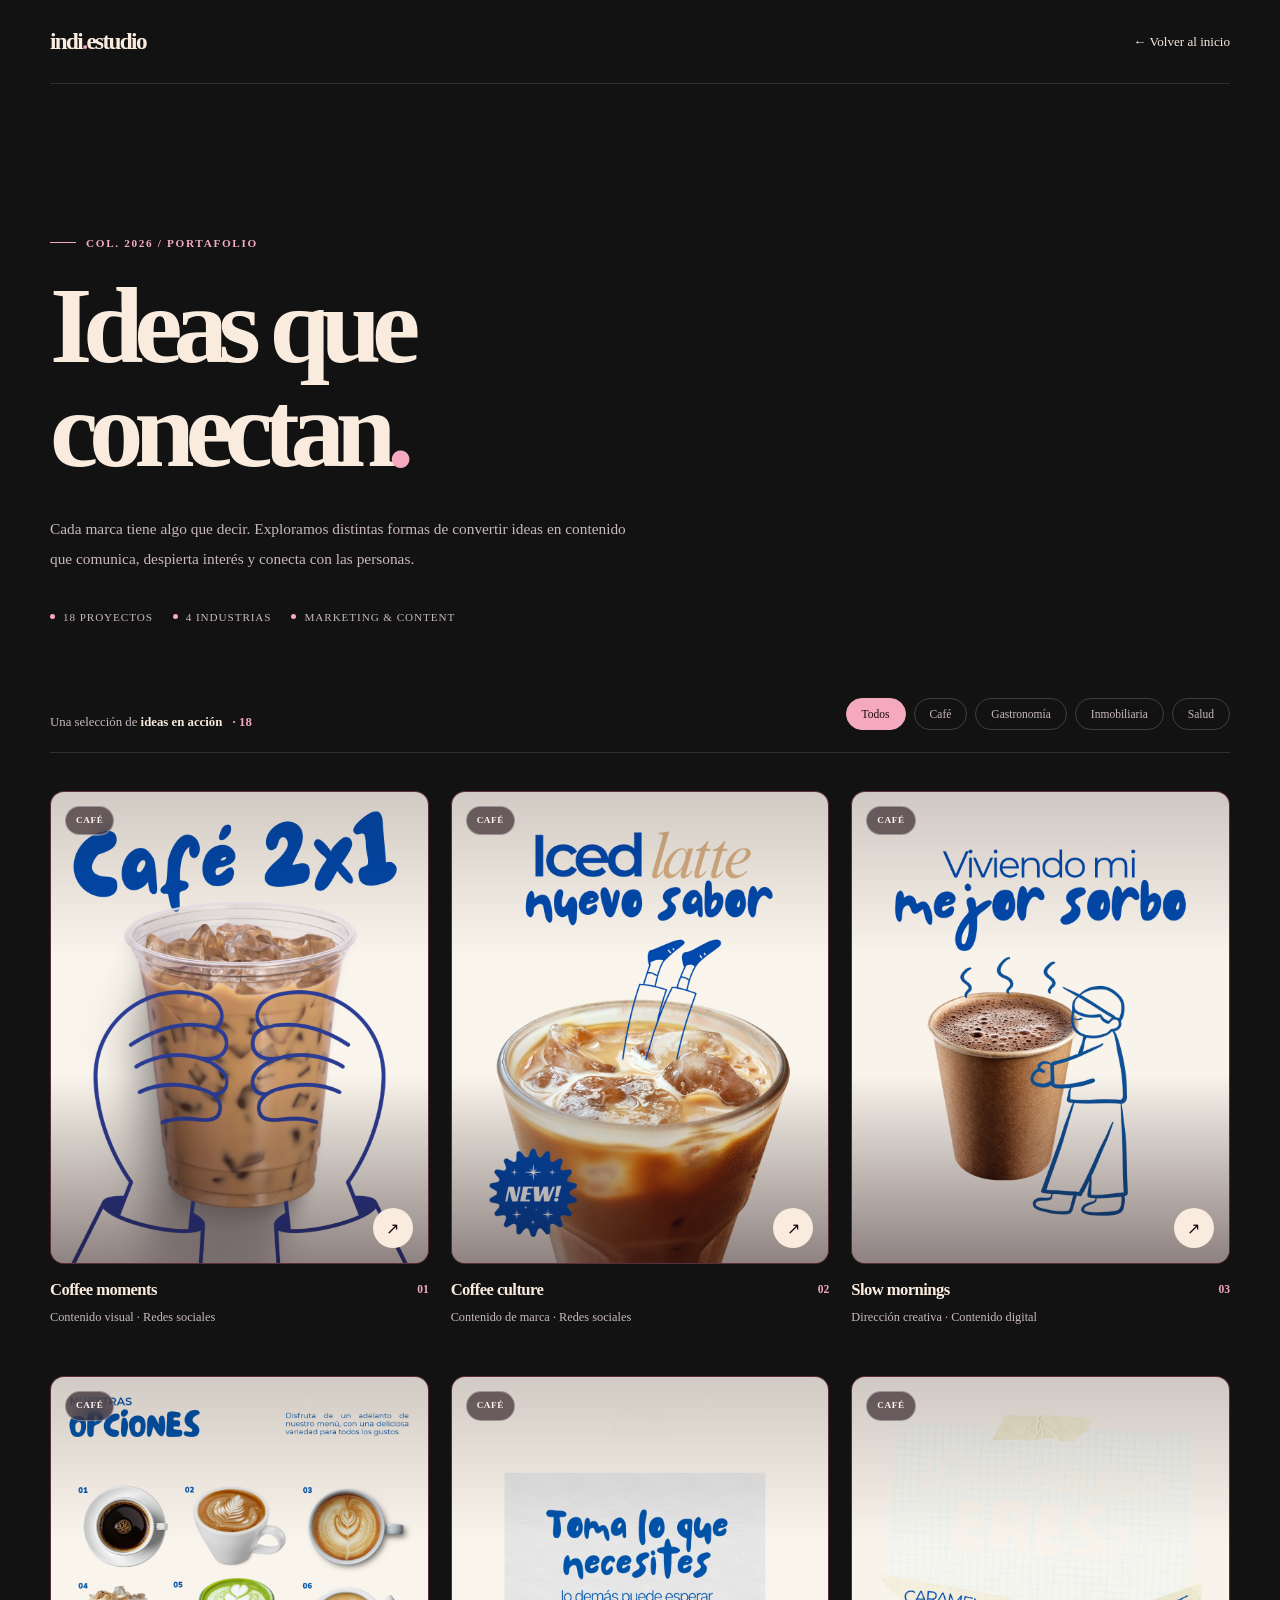
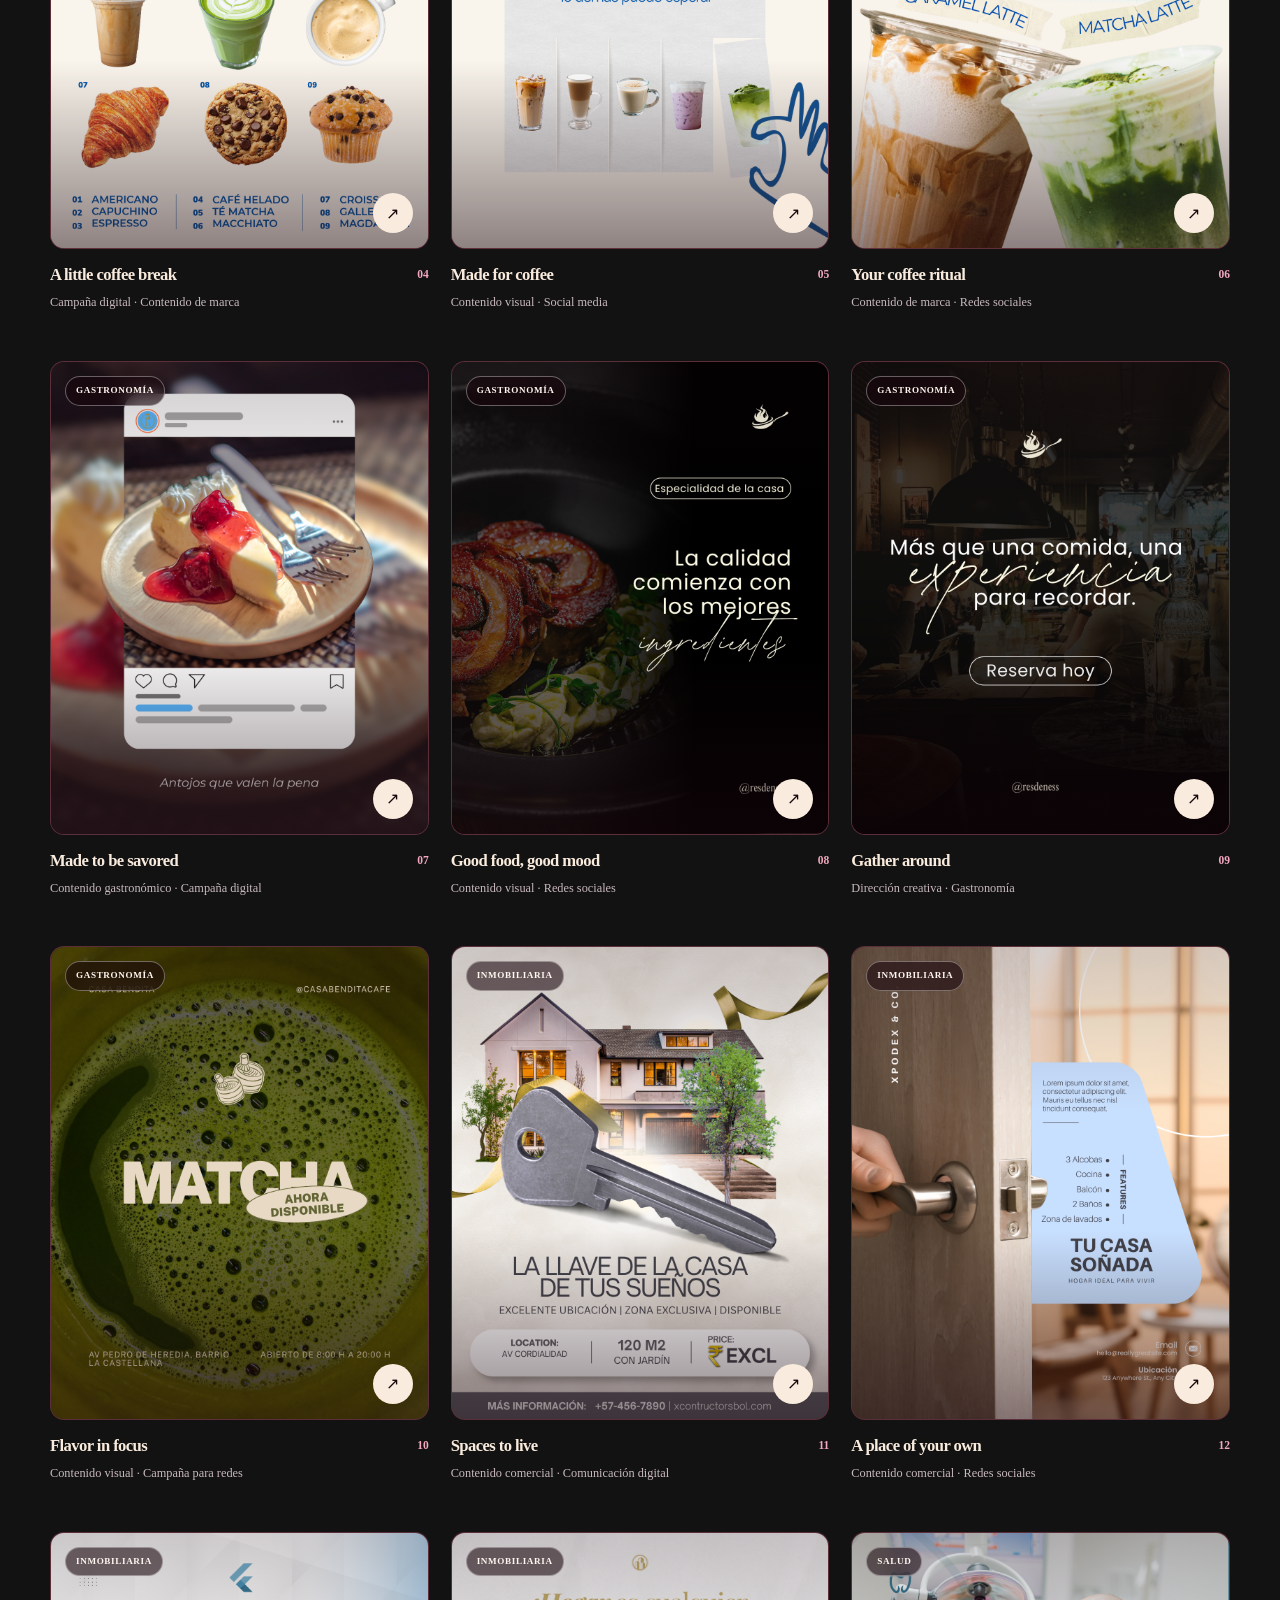
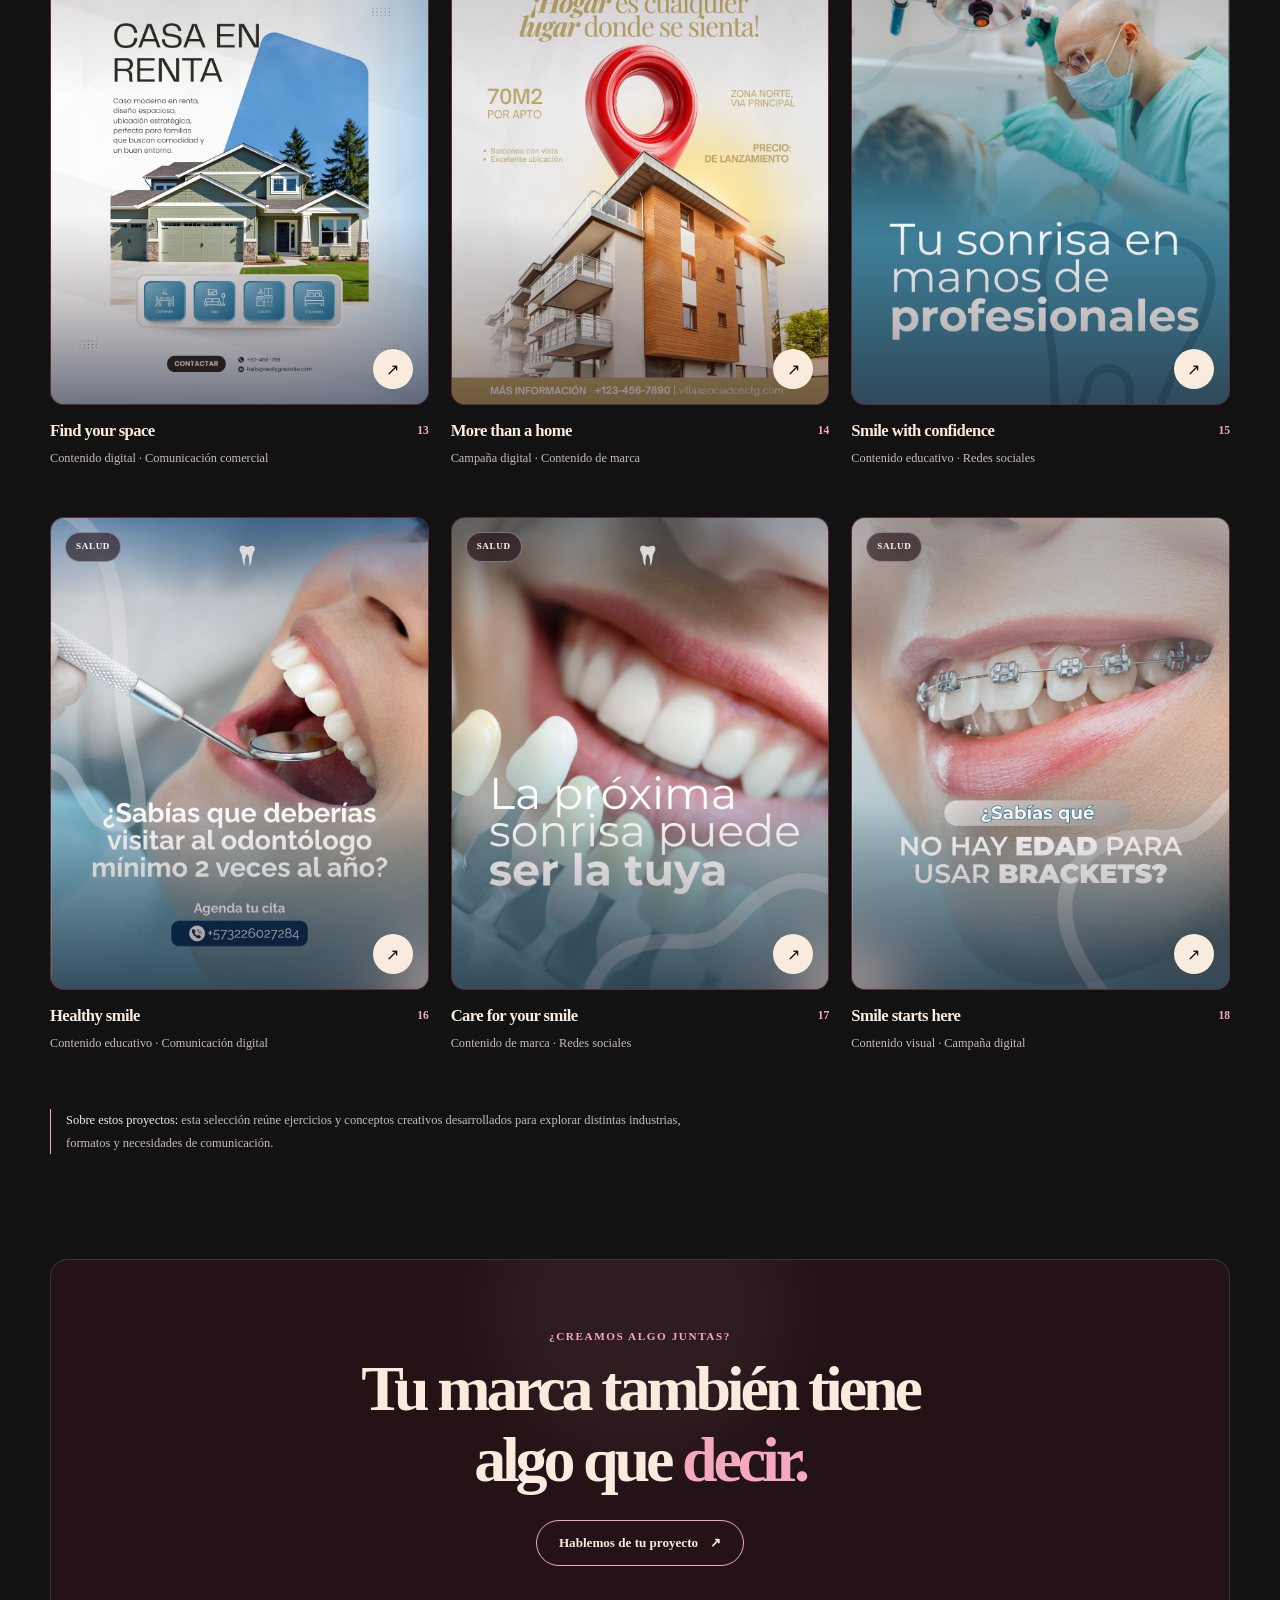
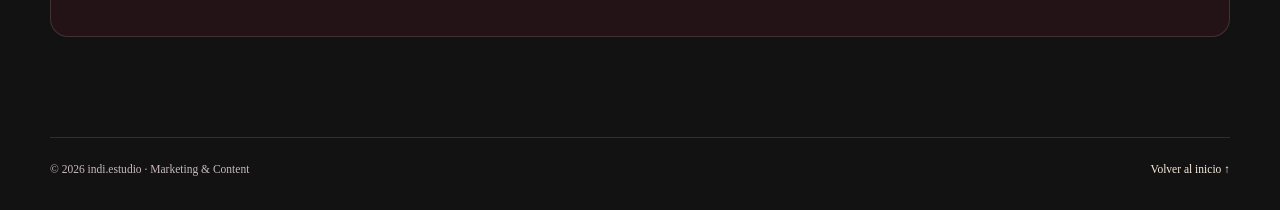
<file: Indiestudiopaginaweb/proyectos.html>
<!DOCTYPE html>
<html lang="es">
<head>
    <meta charset="UTF-8">
    <meta name="viewport" content="width=device-width, initial-scale=1.0">

    <meta name="description" content="Explora el portafolio de indi.estudio: contenido para redes sociales, campañas digitales y comunicación creativa para marcas.">

    <title>Proyectos | indi.estudio — Marketing & Content</title>

    <link rel="stylesheet" href="css/style.css">

    <link rel="preconnect" href="https://fonts.googleapis.com">
    <link rel="preconnect" href="https://fonts.gstatic.com" crossorigin>
    <link href="https://fonts.googleapis.com/css2?family=Poppins:wght@400;500;600;700;800&display=swap" rel="stylesheet">

    <style>

        /* =================================
           PÁGINA
        ================================= */

        .projects-page {
            min-height: 100vh;
            overflow: hidden;
        }


        /* =================================
           NAVEGACIÓN
        ================================= */

        .projects-nav {
            width: min(1180px, calc(100% - 48px));
            margin: 0 auto;
            padding: 28px 0;
            display: flex;
            align-items: center;
            justify-content: space-between;
            gap: 20px;
            border-bottom: 1px solid rgba(249, 235, 221, .13);
        }

        .projects-logo {
            color: var(--cream, #F2E5C5);
            text-decoration: none;
            font-size: 1.45rem;
            font-weight: 800;
            letter-spacing: -.07em;
        }

        .projects-logo span {
            color: var(--pink, #FFDBE0);
        }

        .projects-back {
            display: inline-flex;
            align-items: center;
            gap: 8px;
            color: var(--cream, #F2E5C5);
            text-decoration: none;
            font-size: .82rem;
            font-weight: 500;
            transition: color .2s ease, transform .2s ease;
        }

        .projects-back:hover {
            color: var(--pink, #FFDBE0);
            transform: translateX(-3px);
        }


        /* =================================
           HERO
        ================================= */

        .projects-hero {
            width: min(1180px, calc(100% - 48px));
            margin: 0 auto;
            padding: clamp(70px, 12vw, 145px) 0 75px;
        }

        .projects-eyebrow {
            display: inline-flex;
            align-items: center;
            gap: 10px;
            margin-bottom: 25px;
            color: var(--pink, #FFDBE0);
            font-size: .7rem;
            font-weight: 700;
            letter-spacing: .15em;
            text-transform: uppercase;
        }

        .projects-eyebrow::before {
            content: "";
            display: block;
            width: 26px;
            height: 1px;
            background: currentColor;
        }

        .projects-hero h1 {
            max-width: 900px;
            margin: 0;
            color: var(--cream, #F2E5C5);
            font-size: clamp(3rem, 8.5vw, 7.4rem);
            font-weight: 700;
            letter-spacing: -.085em;
            line-height: .96;
        }

        .projects-hero h1 span {
            color: var(--pink, #FFDBE0);
        }

        .projects-intro {
            max-width: 580px;
            margin: 32px 0 0;
            color: var(--muted, #c8b8b7);
            font-size: .96rem;
            line-height: 1.9;
        }

        .projects-meta {
            display: flex;
            align-items: center;
            gap: 20px;
            margin-top: 38px;
            color: var(--muted, #c8b8b7);
            font-size: .7rem;
            font-weight: 500;
            letter-spacing: .08em;
            text-transform: uppercase;
        }

        .projects-meta span {
            display: flex;
            align-items: center;
            gap: 8px;
        }

        .projects-meta span::before {
            content: "";
            width: 5px;
            height: 5px;
            border-radius: 50%;
            background: var(--pink, #FFDBE0);
        }


        /* =================================
           CONTENIDO
        ================================= */

        .projects-content {
            width: min(1180px, calc(100% - 48px));
            margin: 0 auto;
            padding-bottom: 100px;
        }


        /* =================================
           TOOLBAR
        ================================= */

        .projects-toolbar {
            display: flex;
            align-items: flex-end;
            justify-content: space-between;
            flex-wrap: wrap;
            gap: 24px;
            margin-bottom: 38px;
            padding-bottom: 22px;
            border-bottom: 1px solid rgba(249, 235, 221, .15);
        }

        .projects-count {
            margin: 0;
            color: var(--muted, #c8b8b7);
            font-size: .8rem;
        }

        .projects-count strong {
            color: var(--cream, #F2E5C5);
        }

        .projects-visible-count {
            margin-left: 7px;
            color: var(--pink, #FFDBE0);
            font-weight: 700;
        }


        /* =================================
           FILTROS
        ================================= */

        .projects-filters {
            display: flex;
            flex-wrap: wrap;
            gap: 8px;
        }

        .projects-filters label {
            display: inline-flex;
            align-items: center;
            justify-content: center;
            padding: 9px 15px;
            border: 1px solid rgba(249, 235, 221, .2);
            border-radius: 100px;
            color: var(--muted, #c8b8b7);
            font-size: .72rem;
            cursor: pointer;
            transition:
                background .2s ease,
                color .2s ease,
                border-color .2s ease,
                transform .2s ease;
        }

        .projects-filters label:hover {
            border-color: var(--pink, #FFDBE0);
            color: var(--cream, #F2E5C5);
            transform: translateY(-1px);
        }

        .projects-filters input {
            position: absolute;
            width: 1px;
            height: 1px;
            overflow: hidden;
            clip-path: inset(50%);
            white-space: nowrap;
        }

        .projects-filters label:has(input:checked) {
            background: var(--pink, #FFDBE0);
            border-color: var(--pink, #FFDBE0);
            color: var(--wine, #75162E);
        }

        .projects-filters label:has(input:focus-visible) {
            outline: 2px solid var(--cream, #F2E5C5);
            outline-offset: 3px;
        }


        /* =================================
           GRID
        ================================= */

        .projects-grid {
            display: grid;
            grid-template-columns: repeat(3, minmax(0, 1fr));
            gap: 48px 22px;
        }

        .project-item {
            min-width: 0;
            animation: projectIn .4s ease both;
        }

        .project-item.is-hidden {
            display: none;
        }

        @keyframes projectIn {
            from {
                opacity: 0;
                transform: translateY(12px);
            }

            to {
                opacity: 1;
                transform: translateY(0);
            }
        }


        /* =================================
           IMAGEN
        ================================= */

        .project-visual {
            position: relative;
            display: block;
            overflow: hidden;
            aspect-ratio: 4 / 5;
            border: 1px solid rgba(249, 235, 221, .12);
            border-radius: 14px;
            background: #451322;
            color: var(--cream, #F2E5C5);
            text-decoration: none;
            isolation: isolate;
        }

        .project-visual::after {
            position: absolute;
            inset: 0;
            z-index: 1;
            content: "";
            pointer-events: none;
            background:
                linear-gradient(
                    to bottom,
                    rgba(25, 6, 13, .18),
                    transparent 35%,
                    transparent 60%,
                    rgba(25, 6, 13, .48)
                );
        }

        .project-visual img {
            display: block;
            width: 100%;
            height: 100%;
            object-fit: cover;
            object-position: center;
            transition:
                transform .65s cubic-bezier(.2, .7, .2, 1),
                filter .4s ease;
        }

        @media (hover: hover) {

            .project-visual:hover img {
                transform: scale(1.055);
                filter: saturate(1.06);
            }

        }


        /* =================================
           OVERLAY
        ================================= */

        .project-overlay {
            position: absolute;
            inset: 0;
            z-index: 2;
            display: flex;
            align-items: flex-end;
            padding: 18px;
            opacity: 0;
            background: linear-gradient(
                to top,
                rgba(18, 3, 6, .78),
                rgba(18, 3, 6, 0) 55%
            );
            transition: opacity .35s ease;
            pointer-events: none;
        }

        .project-overlay span {
            display: inline-flex;
            align-items: center;
            gap: 7px;
            color: #fff7f0;
            font-size: .7rem;
            font-weight: 600;
            letter-spacing: .04em;
            transform: translateY(8px);
            transition: transform .35s ease;
        }

        @media (hover: hover) {

            .project-visual:hover .project-overlay {
                opacity: 1;
            }

            .project-visual:hover .project-overlay span {
                transform: translateY(0);
            }

        }


        /* =================================
           CATEGORÍA
        ================================= */

        .project-category {
            position: absolute;
            top: 14px;
            left: 14px;
            z-index: 3;
            max-width: calc(100% - 28px);
            padding: 7px 10px;
            border: 1px solid rgba(255, 255, 255, .35);
            border-radius: 100px;
            background: rgba(25, 6, 13, .58);
            color: #fff7f0;
            font-size: .57rem;
            font-weight: 600;
            letter-spacing: .07em;
            line-height: 1.5;
            backdrop-filter: blur(8px);
        }


        /* =================================
           FLECHA
        ================================= */

        .project-number {
            position: absolute;
            right: 15px;
            bottom: 15px;
            z-index: 3;
            display: grid;
            width: 40px;
            aspect-ratio: 1;
            place-items: center;
            border-radius: 50%;
            background: var(--cream, #F2E5C5);
            color: var(--wine, #75162E);
            font-size: 1rem;
            transition:
                transform .3s ease,
                background .3s ease;
        }

        @media (hover: hover) {

            .project-visual:hover .project-number {
                transform: translate(2px, -2px);
                background: var(--pink, #FFDBE0);
            }

        }


        /* =================================
           INFORMACIÓN
        ================================= */

        .project-info {
            display: flex;
            justify-content: space-between;
            align-items: flex-start;
            gap: 12px;
            padding-top: 16px;
        }

        .project-info h2 {
            margin: 0 0 7px;
            color: var(--cream, #F2E5C5);
            font-size: 1.04rem;
            font-weight: 600;
            letter-spacing: -.035em;
        }

        .project-info p {
            margin: 0;
            color: var(--muted, #c8b8b7);
            font-size: .77rem;
            line-height: 1.7;
        }

        .project-index {
            padding-top: 3px;
            color: var(--pink, #FFDBE0);
            font-size: .72rem;
            font-weight: 700;
            white-space: nowrap;
        }


        /* =================================
           NOTA
        ================================= */

        .projects-note {
            max-width: 650px;
            margin: 55px 0 0;
            padding-left: 15px;
            border-left: 1px solid var(--pink, #FFDBE0);
            color: var(--muted, #c8b8b7);
            font-size: .78rem;
            line-height: 1.8;
        }

        .projects-note strong {
            color: var(--cream, #F2E5C5);
            font-weight: 500;
        }


        /* =================================
           CTA
        ================================= */

        .projects-cta {
            position: relative;
            overflow: hidden;
            margin-top: 105px;
            padding: clamp(35px, 6vw, 70px);
            border: 1px solid rgba(249, 235, 221, .15);
            border-radius: 18px;
            background: rgba(117, 22, 46, .18);
            text-align: center;
        }

        .projects-cta::before {
            position: absolute;
            top: -100px;
            left: 50%;
            width: 300px;
            height: 300px;
            content: "";
            border-radius: 50%;
            background: rgba(255, 219, 224, .05);
            filter: blur(30px);
            transform: translateX(-50%);
            pointer-events: none;
        }

        .projects-cta > * {
            position: relative;
            z-index: 1;
        }

        .projects-cta p {
            margin: 0 0 12px;
            color: var(--pink, #FFDBE0);
            font-size: .7rem;
            font-weight: 700;
            letter-spacing: .14em;
            text-transform: uppercase;
        }

        .projects-cta h2 {
            max-width: 650px;
            margin: 0 auto 25px;
            color: var(--cream, #F2E5C5);
            font-size: clamp(2rem, 5vw, 4rem);
            letter-spacing: -.065em;
            line-height: 1.1;
        }

        .projects-cta h2 span {
            color: var(--pink, #FFDBE0);
        }

        .projects-cta a {
            display: inline-flex;
            align-items: center;
            justify-content: center;
            gap: 12px;
            padding: 14px 22px;
            border: 1px solid var(--pink, #FFDBE0);
            border-radius: 100px;
            color: var(--cream, #F2E5C5);
            font-size: .82rem;
            font-weight: 600;
            text-decoration: none;
            transition:
                background .2s ease,
                color .2s ease,
                transform .2s ease;
        }

        .projects-cta a:hover {
            background: var(--pink, #FFDBE0);
            color: var(--wine, #75162E);
            transform: translateY(-2px);
        }


        /* =================================
           FOOTER
        ================================= */

        .projects-footer {
            width: min(1180px, calc(100% - 48px));
            margin: 0 auto;
            padding: 25px 0 35px;
            border-top: 1px solid rgba(249, 235, 221, .13);
            display: flex;
            justify-content: space-between;
            flex-wrap: wrap;
            gap: 12px;
            color: var(--muted, #c8b8b7);
            font-size: .72rem;
        }

        .projects-footer a {
            color: var(--cream, #F2E5C5);
            text-decoration: none;
            transition: color .2s ease;
        }

        .projects-footer a:hover {
            color: var(--pink, #FFDBE0);
        }


        /* =================================
           TABLET
        ================================= */

        @media (max-width: 900px) {

            .projects-grid {
                grid-template-columns: repeat(2, minmax(0, 1fr));
                gap: 40px 18px;
            }

        }


        /* =================================
           MÓVIL
        ================================= */

        @media (max-width: 560px) {

            .projects-nav,
            .projects-hero,
            .projects-content,
            .projects-footer {
                width: calc(100% - 36px);
            }

            .projects-nav {
                padding: 22px 0;
            }

            .projects-logo {
                font-size: 1.3rem;
            }

            .projects-back {
                font-size: .75rem;
            }

            .projects-hero {
                padding-top: 80px;
                padding-bottom: 50px;
            }

            .projects-hero h1 {
                font-size: clamp(3.1rem, 15vw, 5rem);
            }

            .projects-intro {
                font-size: .88rem;
            }

            .projects-meta {
                flex-wrap: wrap;
                gap: 10px 18px;
                margin-top: 30px;
            }

            .projects-toolbar {
                align-items: flex-start;
                flex-direction: column;
            }

            .projects-filters {
                gap: 7px;
            }

            .projects-filters label {
                padding: 8px 11px;
                font-size: .68rem;
            }

            .projects-grid {
                grid-template-columns: minmax(0, 1fr);
                gap: 35px;
            }

            .project-visual {
                aspect-ratio: 4 / 4.7;
            }

            .projects-cta {
                margin-top: 75px;
            }

            .projects-footer {
                flex-direction: column;
            }

        }


        /* =================================
           MENOS MOVIMIENTO
        ================================= */

        @media (prefers-reduced-motion: reduce) {

            .project-item,
            .project-visual img,
            .project-number,
            .project-overlay,
            .project-overlay span,
            .projects-back,
            .projects-cta a,
            .projects-filters label {
                animation: none;
                transition: none;
            }

        }

    </style>
</head>


<body>

<div class="projects-page">


    <!-- =================================
         NAVEGACIÓN
    ================================= -->

    <header class="projects-nav">

        <a
            class="projects-logo"
            href="index.html"
            aria-label="indi.estudio, inicio"
        >
            indi<span>.</span>estudio
        </a>

        <a
            class="projects-back"
            href="index.html"
        >
            ← Volver al inicio
        </a>

    </header>


    <main>


        <!-- =================================
             HERO
        ================================= -->

        <section class="projects-hero">

            <span class="projects-eyebrow">
                COL. 2026 / PORTAFOLIO
            </span>

            <h1>
                Ideas que<br>
                conectan<span>.</span>
            </h1>

            <p class="projects-intro">
                Cada marca tiene algo que decir. Exploramos distintas formas
                de convertir ideas en contenido que comunica, despierta interés
                y conecta con las personas.
            </p>

            <div class="projects-meta" aria-label="Información del portafolio">
                <span>18 proyectos</span>
                <span>4 industrias</span>
                <span>Marketing &amp; Content</span>
            </div>

        </section>


        <!-- =================================
             PROYECTOS
        ================================= -->

        <section
            class="projects-content"
            aria-label="Portafolio de proyectos"
        >


            <!-- TOOLBAR -->

            <div class="projects-toolbar">

                <p class="projects-count">
                    Una selección de
                    <strong>ideas en acción</strong>
                    <span
                        class="projects-visible-count"
                        id="visible-count"
                    >
                        · 18
                    </span>
                </p>


                <!-- FILTROS -->

                <div
                    class="projects-filters"
                    aria-label="Filtrar proyectos"
                >

                    <label>
                        <input
                            type="radio"
                            name="project-filter"
                            value="all"
                            checked
                        >
                        Todos
                    </label>

                    <label>
                        <input
                            type="radio"
                            name="project-filter"
                            value="cafe"
                        >
                        Café
                    </label>

                    <label>
                        <input
                            type="radio"
                            name="project-filter"
                            value="restaurante"
                        >
                        Gastronomía
                    </label>

                    <label>
                        <input
                            type="radio"
                            name="project-filter"
                            value="inmobiliaria"
                        >
                        Inmobiliaria
                    </label>

                    <label>
                        <input
                            type="radio"
                            name="project-filter"
                            value="salud"
                        >
                        Salud
                    </label>

                </div>

            </div>


            <!-- =================================
                 GRID DE 18 PROYECTOS
            ================================= -->

            <div class="projects-grid" id="projects-grid">


                <!-- =========================
                     CAFÉ
                ========================== -->

                <article class="project-item category-cafe">

                    <a
                        class="project-visual"
                        href="index.html#contacto"
                        aria-label="Consultar proyecto Coffee moments"
                    >

                        <img
                            src="img/cafe1.png"
                            alt="Contenido creativo para una marca de café"
                            loading="lazy"
                        >

                        <span class="project-category">
                            CAFÉ
                        </span>

                        <span
                            class="project-overlay"
                            aria-hidden="true"
                        >
                            <span>
                                Consultar proyecto ↗
                            </span>
                        </span>

                        <span
                            class="project-number"
                            aria-hidden="true"
                        >
                            ↗
                        </span>

                    </a>

                    <div class="project-info">

                        <div>
                            <h2>Coffee moments</h2>
                            <p>Contenido visual · Redes sociales</p>
                        </div>

                        <span class="project-index">01</span>

                    </div>

                </article>


                <article class="project-item category-cafe">

                    <a
                        class="project-visual"
                        href="index.html#contacto"
                        aria-label="Consultar proyecto Coffee culture"
                    >

                        <img
                            src="img/cafe2.png"
                            alt="Contenido visual para una marca de café"
                            loading="lazy"
                        >

                        <span class="project-category">
                            CAFÉ
                        </span>

                        <span
                            class="project-overlay"
                            aria-hidden="true"
                        >
                            <span>
                                Consultar proyecto ↗
                            </span>
                        </span>

                        <span
                            class="project-number"
                            aria-hidden="true"
                        >
                            ↗
                        </span>

                    </a>

                    <div class="project-info">

                        <div>
                            <h2>Coffee culture</h2>
                            <p>Contenido de marca · Redes sociales</p>
                        </div>

                        <span class="project-index">02</span>

                    </div>

                </article>


                <article class="project-item category-cafe">

                    <a
                        class="project-visual"
                        href="index.html#contacto"
                        aria-label="Consultar proyecto Slow mornings"
                    >

                        <img
                            src="img/cafe3.png"
                            alt="Pieza creativa para una marca de café"
                            loading="lazy"
                        >

                        <span class="project-category">
                            CAFÉ
                        </span>

                        <span
                            class="project-overlay"
                            aria-hidden="true"
                        >
                            <span>
                                Consultar proyecto ↗
                            </span>
                        </span>

                        <span
                            class="project-number"
                            aria-hidden="true"
                        >
                            ↗
                        </span>

                    </a>

                    <div class="project-info">

                        <div>
                            <h2>Slow mornings</h2>
                            <p>Dirección creativa · Contenido digital</p>
                        </div>

                        <span class="project-index">03</span>

                    </div>

                </article>


                <article class="project-item category-cafe">

                    <a
                        class="project-visual"
                        href="index.html#contacto"
                        aria-label="Consultar proyecto A little coffee break"
                    >

                        <img
                            src="img/cafe4.png"
                            alt="Campaña creativa para una marca de café"
                            loading="lazy"
                        >

                        <span class="project-category">
                            CAFÉ
                        </span>

                        <span
                            class="project-overlay"
                            aria-hidden="true"
                        >
                            <span>
                                Consultar proyecto ↗
                            </span>
                        </span>

                        <span
                            class="project-number"
                            aria-hidden="true"
                        >
                            ↗
                        </span>

                    </a>

                    <div class="project-info">

                        <div>
                            <h2>A little coffee break</h2>
                            <p>Campaña digital · Contenido de marca</p>
                        </div>

                        <span class="project-index">04</span>

                    </div>

                </article>


                <article class="project-item category-cafe">

                    <a
                        class="project-visual"
                        href="index.html#contacto"
                        aria-label="Consultar proyecto Made for coffee"
                    >

                        <img
                            src="img/cafe5.png"
                            alt="Contenido para redes sociales de una marca de café"
                            loading="lazy"
                        >

                        <span class="project-category">
                            CAFÉ
                        </span>

                        <span
                            class="project-overlay"
                            aria-hidden="true"
                        >
                            <span>
                                Consultar proyecto ↗
                            </span>
                        </span>

                        <span
                            class="project-number"
                            aria-hidden="true"
                        >
                            ↗
                        </span>

                    </a>

                    <div class="project-info">

                        <div>
                            <h2>Made for coffee</h2>
                            <p>Contenido visual · Social media</p>
                        </div>

                        <span class="project-index">05</span>

                    </div>

                </article>


                <article class="project-item category-cafe">

                    <a
                        class="project-visual"
                        href="index.html#contacto"
                        aria-label="Consultar proyecto Your coffee ritual"
                    >

                        <img
                            src="img/cafe6.png"
                            alt="Pieza de comunicación para una marca de café"
                            loading="lazy"
                        >

                        <span class="project-category">
                            CAFÉ
                        </span>

                        <span
                            class="project-overlay"
                            aria-hidden="true"
                        >
                            <span>
                                Consultar proyecto ↗
                            </span>
                        </span>

                        <span
                            class="project-number"
                            aria-hidden="true"
                        >
                            ↗
                        </span>

                    </a>

                    <div class="project-info">

                        <div>
                            <h2>Your coffee ritual</h2>
                            <p>Contenido de marca · Redes sociales</p>
                        </div>

                        <span class="project-index">06</span>

                    </div>

                </article>


                <!-- =========================
                     RESTAURANTES
                ========================== -->

                <article class="project-item category-restaurante">

                    <a
                        class="project-visual"
                        href="index.html#contacto"
                        aria-label="Consultar proyecto Made to be savored"
                    >

                        <img
                            src="img/restaurante1.png"
                            alt="Contenido creativo para un restaurante"
                            loading="lazy"
                        >

                        <span class="project-category">
                            GASTRONOMÍA
                        </span>

                        <span class="project-overlay" aria-hidden="true">
                            <span>Consultar proyecto ↗</span>
                        </span>

                        <span class="project-number" aria-hidden="true">
                            ↗
                        </span>

                    </a>

                    <div class="project-info">

                        <div>
                            <h2>Made to be savored</h2>
                            <p>Contenido gastronómico · Campaña digital</p>
                        </div>

                        <span class="project-index">07</span>

                    </div>

                </article>


                <article class="project-item category-restaurante">

                    <a
                        class="project-visual"
                        href="index.html#contacto"
                        aria-label="Consultar proyecto Good food, good mood"
                    >

                        <img
                            src="img/restaurante2.png"
                            alt="Contenido visual para un restaurante"
                            loading="lazy"
                        >

                        <span class="project-category">
                            GASTRONOMÍA
                        </span>

                        <span class="project-overlay" aria-hidden="true">
                            <span>Consultar proyecto ↗</span>
                        </span>

                        <span class="project-number" aria-hidden="true">
                            ↗
                        </span>

                    </a>

                    <div class="project-info">

                        <div>
                            <h2>Good food, good mood</h2>
                            <p>Contenido visual · Redes sociales</p>
                        </div>

                        <span class="project-index">08</span>

                    </div>

                </article>


                <article class="project-item category-restaurante">

                    <a
                        class="project-visual"
                        href="index.html#contacto"
                        aria-label="Consultar proyecto Gather around"
                    >

                        <img
                            src="img/restaurante3.png"
                            alt="Pieza creativa para una marca gastronómica"
                            loading="lazy"
                        >

                        <span class="project-category">
                            GASTRONOMÍA
                        </span>

                        <span class="project-overlay" aria-hidden="true">
                            <span>Consultar proyecto ↗</span>
                        </span>

                        <span class="project-number" aria-hidden="true">
                            ↗
                        </span>

                    </a>

                    <div class="project-info">

                        <div>
                            <h2>Gather around</h2>
                            <p>Dirección creativa · Gastronomía</p>
                        </div>

                        <span class="project-index">09</span>

                    </div>

                </article>


                <article class="project-item category-restaurante">

                    <a
                        class="project-visual"
                        href="index.html#contacto"
                        aria-label="Consultar proyecto Flavor in focus"
                    >

                        <img
                            src="img/restaurante4.png"
                            alt="Campaña visual para una marca gastronómica"
                            loading="lazy"
                        >

                        <span class="project-category">
                            GASTRONOMÍA
                        </span>

                        <span class="project-overlay" aria-hidden="true">
                            <span>Consultar proyecto ↗</span>
                        </span>

                        <span class="project-number" aria-hidden="true">
                            ↗
                        </span>

                    </a>

                    <div class="project-info">

                        <div>
                            <h2>Flavor in focus</h2>
                            <p>Contenido visual · Campaña para redes</p>
                        </div>

                        <span class="project-index">10</span>

                    </div>

                </article>


                <!-- =========================
                     INMOBILIARIA
                ========================== -->

                <article class="project-item category-inmobiliaria">

                    <a
                        class="project-visual"
                        href="index.html#contacto"
                        aria-label="Consultar proyecto Spaces to live"
                    >

                        <img
                            src="img/inmobiliaria1.png"
                            alt="Contenido para una marca inmobiliaria"
                            loading="lazy"
                        >

                        <span class="project-category">
                            INMOBILIARIA
                        </span>

                        <span class="project-overlay" aria-hidden="true">
                            <span>Consultar proyecto ↗</span>
                        </span>

                        <span class="project-number" aria-hidden="true">
                            ↗
                        </span>

                    </a>

                    <div class="project-info">

                        <div>
                            <h2>Spaces to live</h2>
                            <p>Contenido comercial · Comunicación digital</p>
                        </div>

                        <span class="project-index">11</span>

                    </div>

                </article>


                <article class="project-item category-inmobiliaria">

                    <a
                        class="project-visual"
                        href="index.html#contacto"
                        aria-label="Consultar proyecto A place of your own"
                    >

                        <img
                            src="img/inmobiliaria2.png"
                            alt="Contenido visual para una marca inmobiliaria"
                            loading="lazy"
                        >

                        <span class="project-category">
                            INMOBILIARIA
                        </span>

                        <span class="project-overlay" aria-hidden="true">
                            <span>Consultar proyecto ↗</span>
                        </span>

                        <span class="project-number" aria-hidden="true">
                            ↗
                        </span>

                    </a>

                    <div class="project-info">

                        <div>
                            <h2>A place of your own</h2>
                            <p>Contenido comercial · Redes sociales</p>
                        </div>

                        <span class="project-index">12</span>

                    </div>

                </article>


                <article class="project-item category-inmobiliaria">

                    <a
                        class="project-visual"
                        href="index.html#contacto"
                        aria-label="Consultar proyecto Find your space"
                    >

                        <img
                            src="img/inmobiliaria3.png"
                            alt="Pieza de comunicación para una inmobiliaria"
                            loading="lazy"
                        >

                        <span class="project-category">
                            INMOBILIARIA
                        </span>

                        <span class="project-overlay" aria-hidden="true">
                            <span>Consultar proyecto ↗</span>
                        </span>

                        <span class="project-number" aria-hidden="true">
                            ↗
                        </span>

                    </a>

                    <div class="project-info">

                        <div>
                            <h2>Find your space</h2>
                            <p>Contenido digital · Comunicación comercial</p>
                        </div>

                        <span class="project-index">13</span>

                    </div>

                </article>


                <article class="project-item category-inmobiliaria">

                    <a
                        class="project-visual"
                        href="index.html#contacto"
                        aria-label="Consultar proyecto More than a home"
                    >

                        <img
                            src="img/inmobiliaria4.png"
                            alt="Campaña de contenido para una marca inmobiliaria"
                            loading="lazy"
                        >

                        <span class="project-category">
                            INMOBILIARIA
                        </span>

                        <span class="project-overlay" aria-hidden="true">
                            <span>Consultar proyecto ↗</span>
                        </span>

                        <span class="project-number" aria-hidden="true">
                            ↗
                        </span>

                    </a>

                    <div class="project-info">

                        <div>
                            <h2>More than a home</h2>
                            <p>Campaña digital · Contenido de marca</p>
                        </div>

                        <span class="project-index">14</span>

                    </div>

                </article>


                <!-- =========================
                     SALUD / ODONTOLOGÍA
                ========================== -->

                <article class="project-item category-salud">

                    <a
                        class="project-visual"
                        href="index.html#contacto"
                        aria-label="Consultar proyecto Smile with confidence"
                    >

                        <img
                            src="img/dientes1.png"
                            alt="Contenido informativo para una clínica odontológica"
                            loading="lazy"
                        >

                        <span class="project-category">
                            SALUD
                        </span>

                        <span class="project-overlay" aria-hidden="true">
                            <span>Consultar proyecto ↗</span>
                        </span>

                        <span class="project-number" aria-hidden="true">
                            ↗
                        </span>

                    </a>

                    <div class="project-info">

                        <div>
                            <h2>Smile with confidence</h2>
                            <p>Contenido educativo · Redes sociales</p>
                        </div>

                        <span class="project-index">15</span>

                    </div>

                </article>


                <article class="project-item category-salud">

                    <a
                        class="project-visual"
                        href="index.html#contacto"
                        aria-label="Consultar proyecto Healthy smile"
                    >

                        <img
                            src="img/dientes2.png"
                            alt="Pieza educativa para una clínica dental"
                            loading="lazy"
                        >

                        <span class="project-category">
                            SALUD
                        </span>

                        <span class="project-overlay" aria-hidden="true">
                            <span>Consultar proyecto ↗</span>
                        </span>

                        <span class="project-number" aria-hidden="true">
                            ↗
                        </span>

                    </a>

                    <div class="project-info">

                        <div>
                            <h2>Healthy smile</h2>
                            <p>Contenido educativo · Comunicación digital</p>
                        </div>

                        <span class="project-index">16</span>

                    </div>

                </article>


                <article class="project-item category-salud">

                    <a
                        class="project-visual"
                        href="index.html#contacto"
                        aria-label="Consultar proyecto Care for your smile"
                    >

                        <img
                            src="img/dientes3.png"
                            alt="Contenido visual para una clínica odontológica"
                            loading="lazy"
                        >

                        <span class="project-category">
                            SALUD
                        </span>

                        <span class="project-overlay" aria-hidden="true">
                            <span>Consultar proyecto ↗</span>
                        </span>

                        <span class="project-number" aria-hidden="true">
                            ↗
                        </span>

                    </a>

                    <div class="project-info">

                        <div>
                            <h2>Care for your smile</h2>
                            <p>Contenido de marca · Redes sociales</p>
                        </div>

                        <span class="project-index">17</span>

                    </div>

                </article>


                <article class="project-item category-salud">

                    <a
                        class="project-visual"
                        href="index.html#contacto"
                        aria-label="Consultar proyecto Smile starts here"
                    >

                        <img
                            src="img/dientes4.png"
                            alt="Campaña de contenido para una clínica dental"
                            loading="lazy"
                        >

                        <span class="project-category">
                            SALUD
                        </span>

                        <span class="project-overlay" aria-hidden="true">
                            <span>Consultar proyecto ↗</span>
                        </span>

                        <span class="project-number" aria-hidden="true">
                            ↗
                        </span>

                    </a>

                    <div class="project-info">

                        <div>
                            <h2>Smile starts here</h2>
                            <p>Contenido visual · Campaña digital</p>
                        </div>

                        <span class="project-index">18</span>

                    </div>

                </article>


            </div>


            <!-- =================================
                 NOTA
            ================================= -->

            <p class="projects-note">
                <strong>Sobre estos proyectos:</strong>
                esta selección reúne ejercicios y conceptos creativos
                desarrollados para explorar distintas industrias,
                formatos y necesidades de comunicación.
            </p>


            <!-- =================================
                 CTA
            ================================= -->

            <section class="projects-cta">

                <p>
                    ¿Creamos algo juntas?
                </p>

                <h2>
                    Tu marca también tiene algo que
                    <span>decir.</span>
                </h2>

                <a href="index.html#contacto">
                    Hablemos de tu proyecto
                    <span aria-hidden="true">↗</span>
                </a>

            </section>

        </section>

    </main>


    <!-- =================================
         FOOTER
    ================================= -->

    <footer class="projects-footer">

        <span>
            © 2026 indi.estudio · Marketing &amp; Content
        </span>

        <a href="index.html">
            Volver al inicio ↑
        </a>

    </footer>


</div>


<!-- =================================
     FILTROS
================================= -->

<script>

    const filters = document.querySelectorAll(
        '.projects-filters input'
    );

    const projects = document.querySelectorAll(
        '.project-item'
    );

    const visibleCount = document.getElementById(
        'visible-count'
    );


    filters.forEach(filter => {

        filter.addEventListener('change', () => {

            const selected = filter.value;

            let count = 0;


            projects.forEach(project => {

                const matches =
                    selected === 'all' ||
                    project.classList.contains(
                        `category-${selected}`
                    );


                if (matches) {

                    project.classList.remove(
                        'is-hidden'
                    );

                    project.style.animation = 'none';

                    void project.offsetWidth;

                    project.style.animation =
                        'projectIn .4s ease both';

                    count++;

                } else {

                    project.classList.add(
                        'is-hidden'
                    );

                }

            });


            visibleCount.textContent = `· ${count}`;

        });

    });

</script>


</body>
</html>
</file>
<file: Indiestudiopaginaweb/css/style.css>
/* =========================================================
   INDI.ESTUDIO — DESIGN SYSTEM
   Creative content & social media studio
   ========================================================= */

/* 01. VARIABLES */
:root {
    color-scheme: dark;

    --wine: #19060D;
    --wine-light: #71162E;
    --wine-deep: #3B0715;
    --burgundy: #8E1C39;
    --pink: #F4A9BF;
    --pink-light: #FFDBE5;
    --cream: #F9EBDD;
    --muted: #C9B9BE;
    --line: rgba(249, 235, 221, 0.15);

    --font-display: "Manrope", sans-serif;
    --font-body: "DM Sans", sans-serif;

    --container: 1180px;
    --page-gutter: clamp(20px, 5vw, 76px);

    --radius-sm: 12px;
    --radius-md: 20px;
    --radius-lg: 30px;
    --radius-pill: 999px;

    --ease: cubic-bezier(.2, .7, .2, 1);
    --transition: 220ms var(--ease);
}

/* 02. RESET & BASE */
*,
*::before,
*::after {
    box-sizing: border-box;
}

html {
    scroll-behavior: smooth;
    scroll-padding-top: 110px;
}

body {
    margin: 0;
    min-width: 320px;
}

body.indi-body {
    position: relative;
    isolation: isolate;
    overflow-x: clip;
    background: var(--wine);
    color: var(--cream);
    font-family: var(--font-body);
    font-size: 16px;
    line-height: 1.6;
    -webkit-font-smoothing: antialiased;
    text-rendering: optimizeLegibility;
}

body,
button,
a {
    -webkit-tap-highlight-color: transparent;
}

a {
    color: inherit;
}

button,
input,
textarea,
select {
    font: inherit;
}

button,
a {
    touch-action: manipulation;
}

button {
    color: inherit;
}

img,
svg {
    display: block;
    max-width: 100%;
}

img {
    height: auto;
}

::selection {
    background: var(--pink);
    color: var(--wine);
}

:focus-visible {
    outline: 3px solid var(--pink);
    outline-offset: 5px;
}

section[id] {
    scroll-margin-top: 100px;
}

.skip-link {
    position: fixed;
    top: 12px;
    left: 12px;
    z-index: 999;
    padding: 12px 18px;
    border-radius: var(--radius-pill);
    background: var(--pink);
    color: var(--wine);
    font-weight: 700;
    text-decoration: none;
    transform: translateY(-160%);
    transition: transform var(--transition);
}

.skip-link:focus {
    transform: translateY(0);
}

/* 03. ATMÓSFERA */
.ambient {
    position: absolute;
    z-index: -1;
    width: 440px;
    height: 440px;
    border-radius: 50%;
    pointer-events: none;
    filter: blur(115px);
    opacity: .18;
}

.ambient-one {
    top: 0;
    left: -250px;
    background: var(--burgundy);
}

.ambient-two {
    top: 650px;
    right: -300px;
    background: #A12E52;
    opacity: .10;
}

/* 04. CONTENEDORES */
.section-wrap,
.site-header {
    width: min(var(--container), calc(100% - var(--page-gutter) * 2));
    margin-inline: auto;
}

.section {
    padding-block: clamp(76px, 10vw, 132px);
}

/* 05. HEADER */
.site-header {
    position: sticky;
    top: 14px;
    z-index: 100;
    display: flex;
    align-items: center;
    justify-content: space-between;
    gap: 28px;
    min-height: 74px;
    margin-top: 18px;
    padding: 12px 18px 12px 24px;
    border: 1px solid var(--line);
    border-radius: var(--radius-pill);
    background: rgba(25, 6, 13, .88);
    box-shadow: 0 12px 36px rgba(0, 0, 0, .15);
    -webkit-backdrop-filter: blur(22px);
    backdrop-filter: blur(22px);
}

.brand {
    display: inline-flex;
    align-items: center;
    gap: 9px;
    flex-shrink: 0;
    color: var(--cream);
    font-family: var(--font-display);
    font-size: 1.22rem;
    font-weight: 800;
    letter-spacing: -.9px;
    text-decoration: none;
}

.brand-symbol {
    color: var(--pink);
    font-size: 1.55rem;
    line-height: 1;
    transition: transform 400ms var(--ease);
}

.brand:hover .brand-symbol {
    transform: rotate(45deg);
}

.brand-dot {
    color: var(--pink);
}

.main-nav {
    display: flex;
    align-items: center;
    justify-content: flex-end;
    gap: clamp(14px, 2.1vw, 29px);
}

.main-nav > a {
    position: relative;
    color: var(--muted);
    font-size: .84rem;
    font-weight: 600;
    text-decoration: none;
    white-space: nowrap;
    transition: color var(--transition);
}

.main-nav > a:not(.nav-contact)::after {
    position: absolute;
    right: 0;
    bottom: -6px;
    left: 0;
    height: 1px;
    background: var(--pink);
    content: "";
    transform: scaleX(0);
    transform-origin: left;
    transition: transform var(--transition);
}

.main-nav > a:hover {
    color: var(--pink);
}

.main-nav > a:hover::after {
    transform: scaleX(1);
}

.main-nav .nav-contact {
    display: inline-flex;
    align-items: center;
    justify-content: center;
    gap: 8px;
    min-height: 42px;
    padding: 10px 17px;
    border: 1px solid rgba(244, 169, 191, .38);
    border-radius: var(--radius-pill);
    color: var(--pink);
    transition:
        color var(--transition),
        background var(--transition),
        border-color var(--transition);
}

.main-nav .nav-contact:hover {
    border-color: var(--pink);
    background: var(--pink);
    color: var(--wine);
}

.menu-toggle {
    display: none;
}

/* 06. BOTONES */
.button {
    display: inline-flex;
    align-items: center;
    justify-content: center;
    gap: 12px;
    min-height: 52px;
    padding: 14px 22px;
    border: 1px solid transparent;
    border-radius: var(--radius-pill);
    font-size: .91rem;
    font-weight: 700;
    line-height: 1.3;
    text-align: center;
    text-decoration: none;
    transition:
        transform var(--transition),
        background var(--transition),
        border-color var(--transition),
        color var(--transition),
        box-shadow var(--transition);
}

.button:hover {
    transform: translateY(-3px);
}

.button-primary {
    background: var(--pink);
    color: var(--wine);
    box-shadow: 0 8px 25px rgba(244, 169, 191, .10);
}

.button-primary:hover {
    background: var(--cream);
    box-shadow: 0 12px 30px rgba(244, 169, 191, .16);
}

.button-secondary {
    border-color: rgba(249, 235, 221, .24);
    background: rgba(255, 255, 255, .025);
    color: var(--cream);
}

.button-secondary:hover {
    border-color: var(--pink);
    color: var(--pink);
}

.text-link {
    display: inline-flex;
    align-items: center;
    gap: 9px;
    color: var(--cream);
    font-size: .91rem;
    font-weight: 700;
    text-decoration: none;
    transition: color var(--transition);
}

.text-link span {
    color: var(--pink);
    transition: transform var(--transition);
}

.text-link:hover {
    color: var(--pink);
}

.text-link:hover span {
    transform: translate(3px, -2px);
}

/* 07. HERO */
.hero {
    display: grid;
    grid-template-columns: minmax(0, 1.05fr) minmax(0, .95fr);
    align-items: center;
    gap: clamp(38px, 6vw, 84px);
    min-height: min(760px, calc(100svh - 100px));
    padding-block: clamp(70px, 9vw, 120px);
}

.hero-copy {
    position: relative;
    z-index: 2;
}

.eyebrow,
.section-label {
    display: inline-flex;
    align-items: center;
    gap: 10px;
    color: var(--pink);
    font-size: .7rem;
    font-weight: 700;
    letter-spacing: 1.65px;
    line-height: 1.5;
}

.eyebrow {
    margin-bottom: 25px;
}

.status-dot,
.caption-dot {
    width: 8px;
    height: 8px;
    flex: 0 0 8px;
    border-radius: 50%;
    background: var(--pink);
    box-shadow: 0 0 14px rgba(244, 169, 191, .5);
}

.hero h1 {
    max-width: 660px;
    margin: 0;
    font-family: var(--font-display);
    font-size: clamp(3.1rem, 5.5vw, 5.65rem);
    font-weight: 700;
    letter-spacing: -.075em;
    line-height: .99;
    overflow-wrap: normal;
}

.headline-accent {
    display: block;
    color: var(--pink);
    font-style: italic;
    font-weight: 800;
}

.pink-period {
    color: var(--pink);
}

.hero-description {
    max-width: 495px;
    margin: 28px 0 0;
    color: var(--muted);
    font-size: clamp(.98rem, 1.3vw, 1.08rem);
    line-height: 1.85;
}

.hero-actions {
    display: flex;
    align-items: center;
    flex-wrap: wrap;
    gap: 24px;
    margin-top: 32px;
}

.hero-note {
    display: flex;
    align-items: center;
    gap: 11px;
    margin-top: 48px;
    color: #C1AEB5;
    font-size: .77rem;
}

.note-line {
    width: 27px;
    height: 1px;
    background: var(--pink);
}

/* 08. HERO VISUAL */
.hero-visual {
    position: relative;
    isolation: isolate;
    width: 100%;
    max-width: 500px;
    min-width: 0;
    min-height: 480px;
    margin-inline: auto;
}

.visual-card {
    position: absolute;
    overflow: hidden;
    border: 1px solid rgba(249, 235, 221, .17);
    border-radius: var(--radius-md);
}

.visual-back {
    inset: 7% 0 8% 13%;
    background:
        radial-gradient(ellipse at 85% 12%, rgba(244, 169, 191, .28), transparent 38%),
        linear-gradient(145deg, #64142B, #300914 72%);
    transform: rotate(6deg);
}

.visual-kicker {
    position: absolute;
    top: 25px;
    left: 24px;
    max-width: 170px;
    color: var(--pink-light);
    font-size: .62rem;
    font-weight: 700;
    letter-spacing: 1.4px;
    line-height: 1.5;
}

.back-shape {
    position: absolute;
    right: -42px;
    bottom: -70px;
    width: 260px;
    aspect-ratio: 1;
    border: 1px solid rgba(244, 169, 191, .4);
    border-radius: 50%;
    box-shadow:
        0 0 0 22px rgba(244, 169, 191, .04),
        0 0 0 45px rgba(244, 169, 191, .03);
}

.visual-number {
    position: absolute;
    right: 23px;
    bottom: 22px;
    color: rgba(255, 219, 229, .68);
    font-size: .65rem;
    letter-spacing: 1.4px;
}

.visual-main {
    inset: 13% 12% 13% 2%;
    display: flex;
    flex-direction: column;
    justify-content: space-between;
    padding: clamp(19px, 2.5vw, 30px);
    background:
        radial-gradient(circle at 95% 90%, rgba(244, 169, 191, .12), transparent 35%),
        linear-gradient(145deg, #F8D8DE, #EBA2B5);
    color: var(--wine);
    box-shadow: 0 30px 80px rgba(0, 0, 0, .2);
    transform: rotate(-4deg);
    transition: transform 500ms var(--ease);
}

.hero-visual:hover .visual-main {
    transform: rotate(-1deg) translateY(-4px);
}

.visual-topline,
.visual-bottomline {
    display: flex;
    align-items: center;
    justify-content: space-between;
    gap: 12px;
    font-size: .57rem;
    font-weight: 800;
    letter-spacing: 1px;
}

.visual-main-copy {
    position: relative;
    z-index: 1;
    padding-block: 25px;
}

.visual-mini {
    display: block;
    margin-bottom: 17px;
    font-size: .63rem;
    font-weight: 800;
    letter-spacing: 1.8px;
}

.visual-main-copy p {
    margin: 0;
    font-family: var(--font-display);
    font-size: clamp(2.8rem, 5vw, 4.6rem);
    font-weight: 800;
    letter-spacing: -.09em;
    line-height: .92;
}

.visual-main-copy em {
    color: var(--wine-light);
    font-weight: 600;
}

.visual-sticker {
    position: absolute;
    z-index: 3;
    top: 2%;
    right: 0;
    display: flex;
    width: 116px;
    aspect-ratio: 1;
    flex-direction: column;
    align-items: center;
    justify-content: center;
    gap: 4px;
    border: 1px solid rgba(25, 6, 13, .12);
    border-radius: 50%;
    background: var(--cream);
    color: var(--wine);
    text-align: center;
    transform: rotate(11deg);
    box-shadow: 0 12px 28px rgba(0, 0, 0, .2);
}

.visual-sticker > span:first-child {
    color: var(--wine-light);
    font-size: 1.25rem;
}

.visual-sticker > span:last-child {
    font-size: .58rem;
    font-weight: 800;
    letter-spacing: 1px;
    line-height: 1.35;
}

.visual-caption {
    position: absolute;
    right: 0;
    bottom: 1%;
    display: flex;
    align-items: center;
    gap: 9px;
    color: var(--muted);
    font-size: .63rem;
    font-weight: 700;
    letter-spacing: .8px;
}

/* 09. MARQUEE */
.marquee-section {
    overflow: hidden;
    border-block: 1px solid var(--line);
    background: rgba(113, 22, 46, .18);
}

.marquee-inner {
    display: flex;
    align-items: center;
    justify-content: space-around;
    gap: 30px;
    width: min(var(--container), calc(100% - var(--page-gutter) * 2));
    min-height: 76px;
    margin-inline: auto;
    color: var(--pink-light);
    font-size: .67rem;
    font-weight: 800;
    letter-spacing: 1.5px;
}

.marquee-inner > span {
    white-space: nowrap;
}

.marquee-inner .marquee-star {
    color: var(--pink);
    font-size: 1.15rem;
}

/* 10. TÍTULOS DE SECCIÓN */
.section-heading {
    display: flex;
    align-items: flex-end;
    justify-content: space-between;
    gap: 35px;
    margin-bottom: 43px;
}

.section-label {
    margin-bottom: 20px;
}

.section-heading h2,
.about-copy h2 {
    margin: 0;
    font-family: var(--font-display);
    font-size: clamp(2.15rem, 4.3vw, 3.7rem);
    font-weight: 700;
    letter-spacing: -.065em;
    line-height: 1.08;
}

.heading-muted {
    color: #C8ADB6;
    font-weight: 500;
}

.heading-side {
    max-width: 340px;
    margin: 0 0 5px;
    color: var(--muted);
    font-size: .94rem;
    line-height: 1.8;
}

/* 11. SERVICIOS */
.services-grid {
    display: grid;
    grid-template-columns: repeat(3, minmax(0, 1fr));
    gap: 17px;
}

.service-card {
    display: flex;
    min-width: 0;
    min-height: 420px;
    flex-direction: column;
    align-items: flex-start;
    padding: clamp(22px, 2.5vw, 31px);
    border: 1px solid transparent;
    border-radius: var(--radius-md);
    transition:
        transform 300ms var(--ease),
        border-color var(--transition);
}

.service-card:hover {
    transform: translateY(-6px);
}

.service-card-pink {
    background: var(--pink);
    color: var(--wine);
}

.service-card-burgundy {
    border-color: rgba(255, 219, 229, .13);
    background: linear-gradient(145deg, #77172F, #4B0B1D);
    color: var(--cream);
}

.service-card-cream {
    background: var(--cream);
    color: var(--wine);
}

.service-top {
    display: flex;
    width: 100%;
    align-items: center;
    justify-content: space-between;
    margin-bottom: 38px;
}

.service-number {
    font-size: .72rem;
    font-weight: 800;
    letter-spacing: 1.2px;
    opacity: .72;
}

.service-icon {
    display: grid;
    width: 39px;
    aspect-ratio: 1;
    place-items: center;
    border: 1px solid currentColor;
    border-radius: 50%;
    font-size: 1.05rem;
}

.service-overline {
    font-size: .64rem;
    font-weight: 800;
    letter-spacing: 1.8px;
    opacity: .72;
}

.service-card h3 {
    margin: 9px 0 15px;
    font-family: var(--font-display);
    font-size: clamp(1.65rem, 2.6vw, 2.15rem);
    font-weight: 800;
    letter-spacing: -.065em;
    line-height: 1.08;
}

.service-card > div:nth-child(2) p {
    max-width: 310px;
    margin: 0;
    font-size: .89rem;
    line-height: 1.75;
    opacity: .83;
}

.service-list {
    display: grid;
    gap: 10px;
    width: 100%;
    margin: auto 0 0;
    padding: 25px 0 0;
    list-style: none;
}

.service-list li {
    display: flex;
    align-items: flex-start;
    gap: 10px;
    font-size: .79rem;
    font-weight: 600;
}

.service-list li::before {
    flex: 0 0 auto;
    color: inherit;
    content: "↗";
    font-size: .8rem;
}

.service-footnote {
    margin: 18px 0 0;
    color: var(--muted);
    font-size: .76rem;
    line-height: 1.7;
}


/* =========================================
   12. PORTAFOLIO — INDI ESTUDIO
   ========================================= */

.work-section {
    padding-top: clamp(45px, 7vw, 80px);
}

.work-section .section-heading {
    margin-bottom: 36px;
}

.work-grid {
    display: grid;
    grid-template-columns: repeat(3, minmax(0, 1fr));
    gap: 36px 20px;
}

.work-card {
    min-width: 0;
}

.work-image {
    position: relative;
    display: block;
    aspect-ratio: 4 / 5;
    overflow: hidden;
    border: 1px solid rgba(249, 235, 221, .12);
    border-radius: var(--radius-md);
    background: #451322;
    color: var(--cream);
    text-decoration: none;
    isolation: isolate;
}

.work-image::after {
    position: absolute;
    inset: 0;
    z-index: 1;
    background: linear-gradient(
        to bottom,
        rgba(25, 6, 13, .28),
        transparent 30%,
        transparent 65%,
        rgba(25, 6, 13, .12)
    );
    content: "";
    pointer-events: none;
}

.work-image img {
    display: block;
    width: 100%;
    height: 100%;
    object-fit: cover;
    object-position: center;
    transition: transform 600ms cubic-bezier(.2, .7, .2, 1);
}

@media (hover: hover) {
    .work-image:hover img {
        transform: scale(1.045);
    }
}

.project-label {
    position: absolute;
    z-index: 2;
    top: 15px;
    left: 15px;
    max-width: calc(100% - 65px);
    padding: 7px 10px;
    border: 1px solid rgba(255, 255, 255, .35);
    border-radius: var(--radius-pill);
    background: rgba(25, 6, 13, .45);
    color: #fff7f0;
    font-size: .53rem;
    font-weight: 700;
    letter-spacing: .07em;
    line-height: 1.5;
    -webkit-backdrop-filter: blur(8px);
    backdrop-filter: blur(8px);
}

.work-arrow {
    position: absolute;
    z-index: 2;
    right: 15px;
    bottom: 15px;
    display: grid;
    width: 40px;
    aspect-ratio: 1;
    place-items: center;
    border-radius: 50%;
    background: var(--cream);
    color: var(--wine);
    font-size: 1.05rem;
    transition:
        transform 300ms ease,
        background 300ms ease;
}

@media (hover: hover) {
    .work-image:hover .work-arrow {
        transform: translate(2px, -2px);
        background: var(--pink);
    }
}

.work-caption {
    display: flex;
    align-items: flex-start;
    justify-content: space-between;
    gap: 12px;
    padding-top: 15px;
}

.work-caption h3 {
    margin: 0 0 6px;
    font-family: var(--font-display);
    font-size: 1rem;
    font-weight: 700;
    letter-spacing: -.025em;
}

.work-caption p {
    margin: 0;
    color: var(--muted);
    font-size: .76rem;
    line-height: 1.65;
}

.project-index {
    flex-shrink: 0;
    padding-top: 3px;
    color: var(--pink);
    font-size: .72rem;
    font-weight: 700;
}

.portfolio-note {
    max-width: 690px;
    margin: 30px 0 0;
    color: var(--muted);
    font-size: .78rem;
    line-height: 1.8;
}

/* TABLET */

@media (max-width: 900px) {
    .work-grid {
        grid-template-columns: repeat(2, minmax(0, 1fr));
        gap: 30px 18px;
    }
}

/* MÓVIL */

@media (max-width: 560px) {
    .work-section .section-heading {
        margin-bottom: 27px;
    }

    .work-grid {
        grid-template-columns: minmax(0, 1fr);
        gap: 28px;
    }

    .work-image {
        aspect-ratio: 4 / 4.5;
    }

    .work-caption h3 {
        font-size: 1.02rem;
    }

    .portfolio-note {
        margin-top: 25px;
        font-size: .75rem;
    }
}

/* ACCESIBILIDAD */

@media (prefers-reduced-motion: reduce) {
    .work-image img,
    .work-arrow {
        transition: none;
    }
}



/* =========================================
   13. EL ESTUDIO — INDI EDITORIAL
   ========================================= */

.about-section {
    display: grid;
    grid-template-columns: minmax(0, 0.95fr) minmax(0, 1.05fr);
    align-items: center;
    gap: clamp(48px, 7vw, 100px);
    padding-top: clamp(80px, 9vw, 120px);
    padding-bottom: clamp(80px, 9vw, 120px);
}

/* VISUAL */

.about-visual {
    position: relative;
    isolation: isolate;
    width: 100%;
    max-width: 460px;
    margin-inline: auto;
    padding: 0 0 55px;
}

/* FOTO RECTANGULAR, SIN ARCOS */

.about-photo {
    position: relative;
    width: 88%;
    margin: 0;
    aspect-ratio: 4 / 5;
    overflow: hidden;
    border: 1px solid rgba(244, 169, 191, .25);
    border-radius: 8px;
    background: var(--burgundy);
    box-shadow: 0 24px 55px rgba(0, 0, 0, .22);
}

.about-photo img {
    display: block;
    width: 100%;
    height: 100%;
    object-fit: cover;
    object-position: center 35%;
    transition: transform 600ms ease;
}

@media (hover: hover) {
    .about-visual:hover .about-photo img {
        transform: scale(1.025);
    }
}

/* NOTA SUPERPUESTA */

.about-note {
    position: absolute;
    z-index: 2;
    right: 0;
    bottom: 0;
    width: min(76%, 310px);
    padding: 25px 25px 22px;
    border: 1px solid rgba(90, 30, 48, .08);
    border-radius: 5px;
    background: var(--cream);
    color: var(--wine);
    box-shadow: 0 15px 35px rgba(0, 0, 0, .22);
    transform: rotate(-2deg);
    transition: transform 300ms ease;
}

@media (hover: hover) {
    .about-visual:hover .about-note {
        transform: rotate(0deg) translateY(-3px);
    }
}

.about-note-label {
    display: block;
    margin-bottom: 13px;
    color: var(--wine-light);
    font-size: .62rem;
    font-weight: 800;
    letter-spacing: .15em;
    line-height: 1.5;
}

.about-note p {
    margin: 0;
    font-family: var(--font-display);
    font-size: .94rem;
    font-weight: 500;
    line-height: 1.65;
}

.about-signature {
    display: block;
    margin-top: 17px;
    color: var(--wine-light);
    font-size: .75rem;
    font-weight: 700;
    line-height: 1.5;
}

.about-signature span {
    display: block;
    margin-top: 2px;
    font-size: .68rem;
    font-weight: 500;
}

/* DETALLE GRÁFICO SUTIL */

.about-decoration {
    position: absolute;
    z-index: 1;
    top: 12%;
    right: 1%;
    color: var(--pink);
    font-size: 2rem;
    line-height: 1;
    pointer-events: none;
}

/* TEXTO */

.about-copy {
    min-width: 0;
    max-width: 650px;
}

.about-copy .section-label {
    display: block;
    margin: 0 0 23px;
    color: var(--pink);
    font-size: .72rem;
    font-weight: 700;
    letter-spacing: .17em;
    line-height: 1.5;
    text-transform: uppercase;
}

.about-copy h2 {
    margin: 0 0 27px;
    color: var(--cream);
    font-size: clamp(2.65rem, 4.1vw, 4.15rem);
    font-weight: 500;
    line-height: 1.08;
    letter-spacing: -.045em;
}

.about-heading-accent {
    display: block;
    margin-top: 8px;
    color: var(--pink);
    font-weight: 400;
}

.italic-accent {
    font-family: var(--font-display), Georgia, serif;
    font-style: italic;
    font-weight: 400;
}

.about-copy > p {
    max-width: 550px;
    margin: 0 0 17px;
    color: rgba(255, 255, 255, .84);
    font-size: .96rem;
    line-height: 1.85;
}

.about-copy .button {
    margin-top: 14px;
}

/* TABLET */

@media (max-width: 950px) {
    .about-section {
        grid-template-columns: minmax(0, .9fr) minmax(0, 1.1fr);
        gap: 38px;
    }

    .about-visual {
        max-width: 400px;
    }

    .about-note {
        width: 82%;
        padding: 21px 19px;
    }

    .about-copy h2 {
        font-size: clamp(2.25rem, 4.3vw, 3.25rem);
    }
}

/* MÓVIL */

@media (max-width: 680px) {
    .about-section {
        grid-template-columns: minmax(0, 1fr);
        gap: 38px;
        padding-top: 65px;
        padding-bottom: 75px;
    }

    .about-copy {
        grid-row: 1;
        max-width: 100%;
    }

    .about-copy .section-label {
        margin-bottom: 18px;
    }

    .about-copy h2 {
        margin-bottom: 22px;
        font-size: clamp(2.4rem, 9vw, 3.5rem);
        line-height: 1.08;
    }

    .about-copy > p {
        font-size: .94rem;
        line-height: 1.8;
    }

    .about-visual {
        width: 100%;
        max-width: 420px;
        padding-bottom: 45px;
    }

    .about-photo {
        width: 88%;
        aspect-ratio: 4 / 5;
    }

    .about-note {
        width: min(78%, 300px);
        right: 0;
        padding: 22px 20px 19px;
    }

    .about-note p {
        font-size: .88rem;
    }

    .about-decoration {
        top: 8%;
        right: 0;
        font-size: 1.7rem;
    }
}

/* MÓVILES PEQUEÑOS */

@media (max-width: 380px) {
    .about-copy h2 {
        font-size: 2.2rem;
    }

    .about-note {
        width: 84%;
        padding: 18px 16px;
    }
}

/* ACCESIBILIDAD */

@media (prefers-reduced-motion: reduce) {
    .about-photo img,
    .about-note {
        transition: none;
    }
}


/* 14. PROCESO */
.process-section {
    padding-top: clamp(65px, 9vw, 110px);
}

.process-grid {
    display: grid;
    grid-template-columns: repeat(4, minmax(0, 1fr));
    gap: 22px;
    margin: 0;
    padding: 0;
    list-style: none;
}

.process-step {
    position: relative;
    padding: 26px 5px 0 0;
    border-top: 1px solid rgba(244, 169, 191, .4);
}

.process-number {
    display: inline-grid;
    width: 34px;
    aspect-ratio: 1;
    place-items: center;
    margin-bottom: 25px;
    border: 1px solid rgba(244, 169, 191, .3);
    border-radius: 50%;
    color: var(--pink);
    font-size: .7rem;
    font-weight: 800;
}

.process-step h3 {
    margin: 0 0 10px;
    font-family: var(--font-display);
    font-size: 1.08rem;
    font-weight: 800;
    letter-spacing: -.5px;
}

.process-step p {
    max-width: 245px;
    margin: 0;
    color: var(--muted);
    font-size: .84rem;
    line-height: 1.8;
}

/* 15. CONTACTO */
.contact-section {
    position: relative;
    isolation: isolate;
    overflow: hidden;
    margin-top: clamp(45px, 7vw, 80px);
    margin-bottom: 80px;
    padding: clamp(55px, 8vw, 100px) clamp(20px, 5vw, 60px);
    border: 1px solid rgba(244, 169, 191, .2);
    border-radius: var(--radius-lg);
    background:
        radial-gradient(ellipse at 50% 120%, rgba(244, 169, 191, .18), transparent 48%),
        linear-gradient(145deg, #4B0B1D, #260812);
    text-align: center;
}

.contact-section .section-label {
    position: relative;
    z-index: 1;
    justify-content: center;
}

.contact-section h2 {
    position: relative;
    z-index: 1;
    max-width: 780px;
    margin: 19px auto 0;
    font-family: var(--font-display);
    font-size: clamp(2.8rem, 6.4vw, 5.7rem);
    font-weight: 800;
    letter-spacing: -.08em;
    line-height: .98;
}

.contact-section h2 > span {
    color: var(--pink);
    font-style: italic;
}

.contact-section > p {
    position: relative;
    z-index: 1;
    max-width: 490px;
    margin: 22px auto 0;
    color: #D5BEC5;
    font-size: .97rem;
    line-height: 1.85;
}

.contact-decoration {
    position: absolute;
    z-index: -1;
    top: 3%;
    right: 4%;
    color: rgba(244, 169, 191, .1);
    font-size: clamp(7rem, 18vw, 15rem);
    line-height: 1;
    transform: rotate(14deg);
}

.contact-actions {
    position: relative;
    z-index: 1;
    display: flex;
    align-items: center;
    justify-content: center;
    flex-wrap: wrap;
    gap: 12px;
    margin-top: 30px;
}

.contact-email {
    display: inline-block;
    position: relative;
    z-index: 1;
    margin-top: 28px;
    color: var(--pink-light);
    font-size: .86rem;
    text-decoration-color: rgba(255, 219, 229, .35);
    text-underline-offset: 5px;
    overflow-wrap: anywhere;
}

/* 16. FOOTER */
.site-footer {
    display: flex;
    align-items: center;
    justify-content: space-between;
    flex-wrap: wrap;
    gap: 20px;
    width: min(var(--container), calc(100% - var(--page-gutter) * 2));
    margin-inline: auto;
    padding-block: 25px 35px;
    border-top: 1px solid var(--line);
}

.footer-brand {
    font-size: 1.05rem;
}

.site-footer > p,
.footer-copyright {
    margin: 0;
    color: var(--muted);
    font-size: .76rem;
}

.footer-copyright {
    white-space: nowrap;
}

/* 17. TABLET */
@media (max-width: 1000px) {
    .main-nav {
        gap: 16px;
    }

    .main-nav > a {
        font-size: .79rem;
    }

    .hero {
        gap: 30px;
    }

    .hero h1 {
        font-size: clamp(3rem, 6vw, 4.5rem);
    }

    .hero-visual {
        min-height: 420px;
    }

    .services-grid {
        gap: 12px;
    }

    .service-card {
        padding: 22px;
    }

    .service-card h3 {
        font-size: 1.75rem;
    }

    .about-visual {
        min-height: 340px;
    }
}

/* 18. MENÚ MÓVIL */
@media (max-width: 760px) {
    :root {
        --page-gutter: 22px;
    }

    html {
        scroll-padding-top: 85px;
    }

    section[id] {
        scroll-margin-top: 85px;
    }

    .site-header {
        top: 9px;
        min-height: 65px;
        margin-top: 10px;
        padding: 10px 12px 10px 19px;
    }

    .brand {
        font-size: 1.15rem;
    }

    .menu-toggle {
        display: flex;
        width: 42px;
        height: 42px;
        flex-direction: column;
        align-items: center;
        justify-content: center;
        gap: 6px;
        padding: 0;
        border: 1px solid var(--line);
        border-radius: 50%;
        background: transparent;
        cursor: pointer;
    }

    .menu-toggle span {
        display: block;
        width: 16px;
        height: 2px;
        border-radius: 2px;
        background: var(--pink);
        transition: transform var(--transition);
    }

    .menu-toggle[aria-expanded="true"] span:first-child {
        transform: translateY(4px) rotate(45deg);
    }

    .menu-toggle[aria-expanded="true"] span:last-child {
        transform: translateY(-4px) rotate(-45deg);
    }

    .main-nav {
        position: absolute;
        top: calc(100% + 10px);
        right: 0;
        left: 0;
        display: flex;
        flex-direction: column;
        align-items: stretch;
        gap: 3px;
        padding: 12px;
        border: 1px solid rgba(244, 169, 191, .2);
        border-radius: 22px;
        background: rgba(25, 6, 13, .98);
        box-shadow: 0 22px 50px rgba(0, 0, 0, .35);
        visibility: hidden;
        opacity: 0;
        pointer-events: none;
        transform: translateY(-7px);
        transition:
            opacity var(--transition),
            transform var(--transition),
            visibility var(--transition);
    }

    .main-nav.is-open {
        visibility: visible;
        opacity: 1;
        pointer-events: auto;
        transform: translateY(0);
    }

    .main-nav > a {
        padding: 12px 13px;
        border-radius: 12px;
        font-size: .94rem;
    }

    .main-nav > a:not(.nav-contact)::after {
        display: none;
    }

    .main-nav > a:hover {
        background: rgba(244, 169, 191, .08);
    }

    .main-nav .nav-contact {
        justify-content: center;
        margin-top: 6px;
        border-color: var(--pink);
        background: var(--pink);
        color: var(--wine);
    }

    .hero {
        grid-template-columns: minmax(0, 1fr);
        gap: 46px;
        min-height: auto;
        padding-block: 75px 65px;
    }

    .hero h1 {
        max-width: 620px;
        font-size: clamp(3.1rem, 11vw, 5.2rem);
        letter-spacing: -.075em;
    }

    .hero-description {
        max-width: 560px;
        margin-top: 23px;
        font-size: .98rem;
    }

    .hero-actions {
        gap: 20px;
        margin-top: 26px;
    }

    .hero-note {
        margin-top: 31px;
    }

    .hero-visual {
        width: min(100%, 480px);
        min-height: clamp(365px, 95vw, 465px);
    }

    .visual-main {
        padding: 22px;
    }

    .visual-main-copy p {
        font-size: clamp(3rem, 10vw, 4.3rem);
    }

    .marquee-inner {
        width: max-content;
        min-height: 65px;
        justify-content: flex-start;
        gap: 25px;
        padding-inline: 22px;
        animation: marquee-scroll 28s linear infinite;
    }

    .marquee-section:hover .marquee-inner {
        animation-play-state: paused;
    }

    .section {
        padding-block: 75px;
    }

    .section-heading {
        align-items: flex-start;
        flex-direction: column;
        gap: 17px;
        margin-bottom: 30px;
    }

    .section-heading h2,
    .about-copy h2 {
        font-size: clamp(2.15rem, 7.6vw, 3.3rem);
    }

    .section-label {
        margin-bottom: 15px;
        font-size: .66rem;
    }

    .heading-side {
        max-width: 520px;
        font-size: .91rem;
    }

    .services-grid {
        grid-template-columns: minmax(0, 1fr);
        gap: 13px;
    }

    .service-card {
        min-height: 0;
        padding: 25px;
    }

    .service-top {
        margin-bottom: 27px;
    }

    .service-card h3 {
        font-size: 2rem;
    }

    .service-list {
        margin-top: 25px;
        padding-top: 21px;
    }

    .work-grid {
        grid-template-columns: repeat(2, minmax(0, 1fr));
        gap: 25px 14px;
    }

    .work-card:last-child {
        grid-column: 1 / -1;
        width: calc(50% - 7px);
    }

    .work-image {
        border-radius: 17px;
    }

    .project-label {
        top: 10px;
        left: 10px;
        padding: 6px 8px;
        font-size: .46rem;
    }

    .work-arrow {
        right: 10px;
        bottom: 10px;
        width: 34px;
    }

    .work-caption h3 {
        font-size: .92rem;
    }

    .work-caption p {
        font-size: .72rem;
    }

    .about-section {
        grid-template-columns: minmax(0, 1fr);
        gap: 32px;
        padding-top: 40px;
    }

    .about-visual {
        min-height: clamp(300px, 75vw, 410px);
    }

    .about-big-type {
        font-size: clamp(6rem, 20vw, 8rem);
    }

    .about-copy > p {
        font-size: .92rem;
    }

    .process-grid {
        grid-template-columns: repeat(2, minmax(0, 1fr));
        gap: 28px 20px;
    }

    .process-step {
        padding-top: 20px;
    }

    .process-number {
        margin-bottom: 18px;
    }

    .contact-section {
        margin-top: 35px;
        margin-bottom: 55px;
        padding: 58px 23px;
        border-radius: 23px;
    }

    .contact-section h2 {
        font-size: clamp(2.8rem, 9.5vw, 4.5rem);
    }

    .contact-actions {
        flex-direction: column;
        align-items: stretch;
        width: min(100%, 350px);
        margin-inline: auto;
    }

    .contact-actions .button {
        width: 100%;
    }

    .site-footer {
        display: grid;
        grid-template-columns: 1fr auto;
        gap: 11px 15px;
        padding-block: 23px 28px;
    }

    .site-footer > p {
        grid-column: 1 / -1;
        grid-row: 2;
    }

    .footer-copyright {
        font-size: .7rem;
    }
}

/* 19. MÓVILES PEQUEÑOS */
@media (max-width: 420px) {
    :root {
        --page-gutter: 18px;
    }

    .hero {
        padding-top: 63px;
    }

    .eyebrow {
        font-size: .61rem;
        letter-spacing: 1.1px;
    }

    .hero h1 {
        font-size: clamp(2.8rem, 12vw, 3.5rem);
    }

    .hero-actions {
        align-items: flex-start;
        flex-direction: column;
        gap: 20px;
    }

    .hero-actions .button {
        width: 100%;
    }

    .hero-visual {
        min-height: 350px;
    }

    .visual-main {
        inset: 14% 9% 14% 2%;
        padding: 17px;
    }

    .visual-back {
        inset: 8% 0 7% 12%;
    }

    .visual-main-copy p {
        font-size: clamp(2.7rem, 12vw, 3.5rem);
    }

    .visual-topline,
    .visual-bottomline {
        font-size: .48rem;
    }

    .visual-sticker {
        width: 89px;
        right: -2px;
    }

    .visual-sticker > span:last-child {
        font-size: .49rem;
    }

    .visual-caption {
        max-width: 95%;
        font-size: .53rem;
    }

    .section-heading h2,
    .about-copy h2 {
        font-size: 2.15rem;
    }

    .work-grid {
        gap: 23px 11px;
    }

    .work-card:last-child {
        width: calc(50% - 5.5px);
    }

    .beauty-title,
    .cafe-title {
        font-size: clamp(1.7rem, 8vw, 2.5rem);
    }

    .life-title {
        font-size: clamp(2rem, 9vw, 2.8rem);
    }

    .art-small,
    .art-footer,
    .cafe-top,
    .cafe-bottom,
    .life-small,
    .life-bottom {
        font-size: .39rem;
        letter-spacing: .7px;
    }

    .process-grid {
        gap: 25px 15px;
    }

    .process-step h3 {
        font-size: .98rem;
    }

    .process-step p {
        font-size: .8rem;
    }

    .contact-section h2 {
        font-size: 2.7rem;
    }

    .footer-copyright {
        font-size: .64rem;
    }
}

/* 20. ANIMACIONES */
@keyframes marquee-scroll {
    from {
        transform: translateX(0);
    }

    to {
        transform: translateX(-25%);
    }
}

/* 21. MOVIMIENTO REDUCIDO */
@media (prefers-reduced-motion: reduce) {
    html {
        scroll-behavior: auto;
    }

    *,
    *::before,
    *::after {
        animation-duration: .01ms !important;
        animation-iteration-count: 1 !important;
        scroll-behavior: auto !important;
        transition-duration: .01ms !important;
    }
}

/* 22. PANTALLAS ANCHAS */
@media (min-width: 1500px) {
    .hero {
        min-height: 760px;
    }
}


/* 23. IMPRESIÓN */
@media print {
    .site-header,
    .ambient,
    .hero-actions,
    .contact-actions {
        display: none !important;
    }

    body.indi-body {
        overflow: visible;
        background: white;
        color: black;
    }

    .section {
        padding-block: 24px;
    }
}

/* =========================================================
   24. PLANES Y PRECIOS — INDI.ESTUDIO
   ========================================================= */

.pricing-section {
    background: #18070d;
    color: #f6e8e1;
    padding: 90px 0 100px;
}

.pricing-section .section-heading {
    display: grid;
    grid-template-columns: 1.3fr 0.7fr;
    align-items: center;
    gap: 50px;
    margin-bottom: 55px;
}

.pricing-section .section-label {
    display: block;
    margin-bottom: 24px;
    color: #e4a3b9;
    font-size: 11px;
    font-weight: 700;
    letter-spacing: 2px;
}

.pricing-section .section-heading h2 {
    color: #f6e8e1;
    font-size: clamp(38px, 5vw, 62px);
    line-height: 1.08;
    letter-spacing: -2.5px;
}

.pricing-section .heading-muted {
    color: #c5a5b0;
    font-weight: 400;
}

.pricing-section .heading-side {
    max-width: 360px;
    justify-self: end;
    color: #c7b5bc;
    font-size: 14px;
    line-height: 1.9;
}

/* CUADRÍCULA DE PLANES */

.pricing-section .pricing-grid {
    display: grid;
    grid-template-columns: repeat(3, minmax(0, 1fr));
    align-items: stretch;
    gap: 22px;
}

/* TARJETAS */

.pricing-section .pricing-card {
    position: relative;
    display: flex;
    flex-direction: column;
    min-width: 0;
    padding: 30px 25px;
    border: 1px solid #56303e;
    border-radius: 17px;
    background: #220d16;
    color: #f6e8e1;
    transition:
        transform 0.25s ease,
        border-color 0.25s ease,
        box-shadow 0.25s ease;
}

.pricing-section .pricing-card:hover {
    transform: translateY(-5px);
    border-color: #c9869e;
    box-shadow: 0 15px 35px rgba(0, 0, 0, 0.18);
}

/* PLAN DESTACADO */

.pricing-section .pricing-card-featured {
    border-color: #d994ac;
    background: #f3e6e5;
    color: #28121b;
    box-shadow: 0 12px 35px rgba(0, 0, 0, 0.15);
}

.pricing-section .pricing-card-featured:hover {
    border-color: #e7afc1;
}

/* CABECERA DE CADA PLAN */

.pricing-section .pricing-card-top {
    display: flex;
    justify-content: space-between;
    align-items: center;
    flex-wrap: wrap;
    gap: 10px;
    margin-bottom: 28px;
}

.pricing-section .pricing-number {
    color: #e4a3b9;
    font-size: 11px;
    font-weight: 700;
    letter-spacing: 1.5px;
}

.pricing-section .pricing-tag {
    padding: 6px 11px;
    border: 1px solid #65404d;
    border-radius: 50px;
    color: #e4a3b9;
    font-size: 10px;
    font-weight: 700;
}

.pricing-section .pricing-card-featured .pricing-number {
    color: #85475d;
}

.pricing-section .pricing-card-featured .pricing-tag {
    border-color: #d9a9b6;
    background: #e9cbd2;
    color: #663044;
}

/* TÍTULOS Y DESCRIPCIONES */

.pricing-section .pricing-card h3 {
    margin: 0 0 13px;
    color: #f6e8e1;
    font-family: var(--font-display);
    font-size: 25px;
    line-height: 1.25;
}

.pricing-section .pricing-card-featured h3 {
    color: #28121b;
}

.pricing-section .pricing-description {
    min-height: 72px;
    margin: 0 0 22px;
    color: #c7b5bc;
    font-size: 13px;
    line-height: 1.8;
}

.pricing-section .pricing-card-featured .pricing-description {
    color: #705b62;
}

/* PRECIO */

.pricing-section .pricing-price {
    display: flex;
    flex-wrap: wrap;
    align-items: baseline;
    gap: 0;
    margin: 0 0 26px;
    color: #f6e8e1;
    font-size: clamp(25px, 2.2vw, 31px);
    font-weight: 800;
    letter-spacing: -1px;
    line-height: 1.35;
    overflow-wrap: anywhere;
}

.pricing-section .price-currency {
    margin-right: 2px;
}

.pricing-section .price-period {
    display: block;
    width: 100%;
    margin-top: 5px;
    color: #c7a5b2;
    font-size: 12px;
    font-weight: 400;
    letter-spacing: 0;
}

.pricing-section .pricing-card-featured .pricing-price {
    color: #28121b;
}

.pricing-section .pricing-card-featured .price-period {
    color: #806570;
}

/* SEPARADOR */

.pricing-section .pricing-divider {
    width: 100%;
    height: 1px;
    flex-shrink: 0;
    margin-bottom: 23px;
    background: #56303e;
}

.pricing-section .pricing-card-featured .pricing-divider {
    background: #ddc3ca;
}

/* TEXTO INTRODUCTORIO DE LA LISTA */

.pricing-section .pricing-includes {
    margin: 0 0 19px;
    color: #e4a3b9;
    font-size: 10px;
    font-weight: 700;
    letter-spacing: 1.5px;
}

.pricing-section .pricing-card-featured .pricing-includes {
    color: #85475d;
}

/* CARACTERÍSTICAS */

.pricing-section .pricing-features {
    display: flex;
    flex-direction: column;
    gap: 19px;
    margin: 0 0 25px;
    padding: 0;
    list-style: none;
}

.pricing-section .pricing-features li {
    display: flex;
    align-items: flex-start;
    gap: 10px;
    margin: 0;
    padding: 0;
    color: #f6e8e1;
    font-size: 13px;
    line-height: 1.6;
}

.pricing-section .feature-check {
    flex-shrink: 0;
    color: #e4a3b9;
    font-size: 16px;
    line-height: 1.4;
}

.pricing-section .pricing-features li > span:last-child {
    display: flex;
    flex-direction: column;
    min-width: 0;
    gap: 4px;
}

.pricing-section .pricing-features strong {
    color: inherit;
    font-size: 13px;
    font-weight: 700;
}

.pricing-section .pricing-features small {
    display: block;
    color: #c7b5bc;
    font-size: 11px;
    line-height: 1.6;
}

.pricing-section .pricing-card-featured .pricing-features li {
    color: #28121b;
}

.pricing-section .pricing-card-featured .feature-check {
    color: #85475d;
}

.pricing-section .pricing-card-featured .pricing-features small {
    color: #705b62;
}

/* NOTA PARTICULAR DEL PLAN */

.pricing-section .pricing-note {
    margin: auto 0 23px;
    padding-top: 18px;
    border-top: 1px solid #56303e;
    color: #c7b5bc;
    font-size: 11px;
    line-height: 1.8;
}

.pricing-section .pricing-card-featured .pricing-note {
    border-color: #ddc3ca;
    color: #705b62;
}

/* BOTONES DE LOS PLANES */

.pricing-section .pricing-button {
    display: flex;
    align-items: center;
    justify-content: space-between;
    gap: 12px;
    width: 100%;
    margin-top: auto;
    padding: 14px 17px;
    border: 1px solid #b97890;
    border-radius: 50px;
    background: transparent;
    color: #f6e8e1;
    font-size: 12px;
    font-weight: 700;
    line-height: 1.5;
    text-align: left;
    text-decoration: none;
    transition:
        background 0.2s ease,
        color 0.2s ease,
        border-color 0.2s ease;
}

.pricing-section .pricing-button span {
    flex-shrink: 0;
}

.pricing-section .pricing-button-outline:hover {
    background: #e4a3b9;
    border-color: #e4a3b9;
    color: #18070d;
}

.pricing-section .pricing-button-solid {
    background: #642c40;
    border-color: #642c40;
    color: #fff5f1;
}

.pricing-section .pricing-button-solid:hover {
    background: #7d3c53;
    border-color: #7d3c53;
}

/* NOTA GENERAL */

.pricing-section .pricing-footnote {
    max-width: 790px;
    margin: 30px auto 0;
    color: #bda9b1;
    font-size: 12px;
    line-height: 1.9;
    text-align: center;
}

/* COTIZACIÓN PERSONALIZADA */

.pricing-section .pricing-custom {
    display: flex;
    justify-content: space-between;
    align-items: center;
    gap: 30px;
    margin-top: 60px;
    padding: 32px 35px;
    border: 1px solid #56303e;
    border-radius: 17px;
    background: #220d16;
}

.pricing-section .pricing-custom > div {
    min-width: 0;
}

.pricing-section .pricing-custom .section-label {
    margin-bottom: 12px;
}

.pricing-section .pricing-custom h3 {
    margin: 0 0 9px;
    color: #f6e8e1;
    font-family: var(--font-display);
    font-size: 23px;
    line-height: 1.3;
}

.pricing-section .pricing-custom p {
    margin: 0;
    color: #c7b5bc;
    font-size: 13px;
    line-height: 1.8;
}

.pricing-section .pricing-custom-link {
    display: inline-flex;
    flex-shrink: 0;
    align-items: center;
    justify-content: center;
    gap: 16px;
    padding: 14px 20px;
    border: 1px solid #b97890;
    border-radius: 50px;
    color: #f6e8e1;
    font-size: 12px;
    font-weight: 700;
    line-height: 1.5;
    text-decoration: none;
    transition:
        background 0.2s ease,
        color 0.2s ease;
}

.pricing-section .pricing-custom-link:hover {
    background: #e4a3b9;
    color: #18070d;
}


/* =========================================
   INDI.ESTUDIO — ASÍ HACEMOS QUE SUCEDA
   ========================================= */

.process-section {
    width: 100%;
    padding: 105px 5.5% 85px;
    overflow: hidden;
    background: #18070d;
    color: #f6e8e1;
}

.process-section *,
.process-section *::before,
.process-section *::after {
    box-sizing: border-box;
}

.process-heading {
    max-width: 1320px;
    margin: 0 auto 65px;
}

.process-heading .section-label {
    display: block;
    margin-bottom: 30px;
    color: #e4a3b9;
    font-size: 11px;
    font-weight: 600;
    letter-spacing: .17em;
    text-transform: uppercase;
}

.process-heading-layout {
    display: grid;
    grid-template-columns: minmax(0, 1.5fr) minmax(240px, .5fr);
    align-items: end;
    gap: 60px;
}

.process-heading h2 {
    margin: 0;
    max-width: 800px;
    font-size: clamp(46px, 6vw, 82px);
    font-weight: 500;
    line-height: .99;
    letter-spacing: -.065em;
}

.process-heading h2 span {
    display: block;
    margin-top: 8px;
    color: #cba9b9;
    font-weight: 400;
}

.process-heading-layout > p {
    max-width: 360px;
    margin: 0 0 7px auto;
    color: #cdbfc4;
    font-size: 14px;
    line-height: 1.9;
}

/* TARJETAS */

.process-section .process-grid {
    display: grid;
    grid-template-columns: repeat(4, minmax(0, 1fr));
    gap: 22px;
    max-width: 1320px;
    margin: 0 auto;
    padding: 0;
}

.process-card {
    position: relative;
    min-width: 0;
    padding: 22px 20px 25px;
    border: 1px solid rgba(217, 168, 189, .22);
    border-radius: 3px;
    background: rgba(255, 255, 255, .018);
    transition:
        background .35s ease,
        border-color .35s ease,
        transform .35s ease;
}

.process-card:hover,
.process-card:focus-within,
.process-card.is-open {
    border-color: rgba(228, 163, 185, .65);
    background: rgba(228, 163, 185, .055);
    transform: translateY(-4px);
}

/* NÚMERO Y FLECHA */

.process-trigger {
    display: flex;
    width: 100%;
    align-items: center;
    justify-content: space-between;
    margin: 0 0 45px;
    padding: 0;
    border: 0;
    background: transparent;
    color: #e4a3b9;
    font-family: inherit;
    cursor: pointer;
}

.process-number {
    font-size: 13px;
    font-weight: 500;
    letter-spacing: .04em;
}

.process-arrow {
    display: inline-block;
    font-size: 20px;
    transition: transform .3s ease;
}

.process-trigger:hover .process-arrow,
.process-card.is-open .process-arrow {
    transform: translate(3px, -3px);
}

.process-trigger:focus-visible {
    outline: 2px solid #e4a3b9;
    outline-offset: 6px;
}

/* TEXTO DE CADA PASO */

.process-card h3 {
    margin: 0 0 14px;
    color: #f6e8e1;
    font-size: clamp(17px, 1.5vw, 21px);
    font-weight: 500;
    line-height: 1.3;
    letter-spacing: -.035em;
}

.process-card > p {
    min-height: 76px;
    margin: 0 0 27px;
    color: #cdbfc4;
    font-size: 13px;
    line-height: 1.85;
}

.process-card-label {
    display: block;
    padding-top: 17px;
    border-top: 1px solid rgba(217, 168, 189, .2);
    color: #d9a8bd;
    font-size: 9px;
    font-weight: 600;
    letter-spacing: .12em;
}

/* CONTENIDO QUE SE ABRE */

.process-extra {
    padding: 0 0 20px;
}

.process-extra p {
    margin: 0;
    color: #e5cbd5;
    font-size: 12px;
    line-height: 1.8;
}

.process-extra[hidden] {
    display: none;
}

/* CIERRE EDITORIAL */

.process-footer {
    display: flex;
    align-items: center;
    gap: 18px;
    max-width: 1320px;
    margin: 52px auto 0;
    color: #cba9b9;
    font-size: 9px;
    font-weight: 600;
    letter-spacing: .13em;
}

.process-footer-line {
    flex: 1;
    height: 1px;
    background: rgba(217, 168, 189, .3);
}

/* TABLET */

@media (max-width: 1000px) {
    .process-section {
        padding: 85px 5%;
    }

    .process-heading-layout {
        grid-template-columns: 1fr;
        gap: 24px;
    }

    .process-heading-layout > p {
        margin: 0;
    }

    .process-section .process-grid {
        grid-template-columns: repeat(2, minmax(0, 1fr));
        gap: 18px;
    }

    .process-card > p {
        min-height: 0;
    }
}

/* MÓVIL */

@media (max-width: 600px) {
    .process-section {
        padding: 70px 22px;
    }

    .process-heading {
        margin-bottom: 38px;
    }

    .process-heading .section-label {
        margin-bottom: 23px;
    }

    .process-heading h2 {
        font-size: clamp(41px, 11vw, 58px);
        line-height: 1.02;
    }

    .process-heading-layout {
        gap: 22px;
    }

    .process-heading-layout > p {
        max-width: 340px;
        font-size: 13px;
    }

    .process-section .process-grid {
        grid-template-columns: 1fr;
        gap: 12px;
    }

    .process-card {
        padding: 21px 19px;
    }

    .process-trigger {
        margin-bottom: 24px;
    }

    .process-card h3 {
        font-size: 21px;
    }

    .process-card > p {
        margin-bottom: 20px;
    }

    .process-footer {
        gap: 10px;
        margin-top: 35px;
        font-size: 8px;
    }
}

/* MOVIMIENTO REDUCIDO */

@media (prefers-reduced-motion: reduce) {
    .process-card,
    .process-trigger,
    .process-arrow {
        transition: none;
    }
}

/* ---------- HEADER ---------- */

.process-header {
    display: grid;
    grid-template-columns: 1.5fr 0.7fr;
    gap: 80px;
    align-items: end;
    margin-bottom: 70px;
}


.section-label {
    display: block;
    margin-bottom: 28px;

    font-size: 12px;
    font-weight: 600;
    letter-spacing: 0.16em;
    text-transform: uppercase;

    color: #d9a8bd;
}


.process-title h2 {
    max-width: 760px;
    margin: 0;

    font-size: clamp(48px, 5.3vw, 78px);
    line-height: 0.98;
    font-weight: 500;
    letter-spacing: -0.055em;
}


.process-title h2 span {
    display: block;
    color: #cba9b9;
}


.process-intro {
    max-width: 360px;
    margin: 0 0 5px auto;

    font-size: 15px;
    line-height: 1.8;
    color: #cdbfc4;
}


/* =========================================================
   PROCESOS
   ========================================================= */

.process-grid {
    display: grid;
    grid-template-columns: repeat(4, 1fr);
    gap: 22px;
}


.process-item {
    position: relative;
    min-height: 290px;
    padding-top: 27px;

    cursor: default;
}


/* ---------- LÍNEA ---------- */

.process-line {
    position: absolute;
    top: 0;
    left: 0;

    width: 100%;
    height: 1px;

    background: rgba(217, 168, 189, 0.38);

    overflow: hidden;
}


.process-line::after {
    content: "";

    position: absolute;
    inset: 0;

    background: #d9a8bd;

    transform: scaleX(0);
    transform-origin: left;

    transition: transform 0.6s cubic-bezier(.22, .61, .36, 1);
}


/* ---------- NÚMERO ---------- */

.process-number {
    position: relative;

    width: 35px;
    height: 35px;

    display: flex;
    align-items: center;
    justify-content: center;

    margin-bottom: 28px;

    border: 1px solid rgba(217, 168, 189, 0.55);
    border-radius: 50%;

    background: transparent;
    color: #d9a8bd;

    font-family: inherit;
    font-size: 11px;
    font-weight: 600;

    cursor: pointer;

    transition:
        background 0.35s ease,
        color 0.35s ease,
        border-color 0.35s ease,
        transform 0.35s ease;
}


.process-number:focus-visible {
    outline: 2px solid #d9a8bd;
    outline-offset: 5px;
}


/* ---------- TEXTO ---------- */

.process-content h3 {
    margin: 0 0 13px;

    font-size: 17px;
    line-height: 1.3;
    font-weight: 600;

    color: #f4e9df;

    transition:
        color 0.35s ease,
        transform 0.35s ease;
}


.process-content p {
    max-width: 260px;
    margin: 0;

    font-size: 14px;
    line-height: 1.8;

    color: #c8b9bf;
}


/* ---------- TEXTO EXTRA ---------- */

.process-detail {
    display: block;

    max-width: 260px;

    margin-top: 17px;

    font-size: 12px;
    line-height: 1.7;

    color: #d9a8bd;

    opacity: 0;
    transform: translateY(8px);

    transition:
        opacity 0.4s ease,
        transform 0.4s ease;
}


/* =========================================================
   HOVER
   ========================================================= */

.process-item:hover .process-line::after,
.process-item:focus-within .process-line::after {
    transform: scaleX(1);
}


.process-item:hover .process-number,
.process-item:focus-within .process-number {
    background: #d9a8bd;
    border-color: #d9a8bd;
    color: #18050d;

    transform: translateY(-3px);
}


.process-item:hover .process-content h3,
.process-item:focus-within .process-content h3 {
    color: #d9a8bd;
    transform: translateX(3px);
}


.process-item:hover .process-detail,
.process-item:focus-within .process-detail {
    opacity: 1;
    transform: translateY(0);
}


/* =========================================================
   ANIMACIÓN DE ENTRADA
   ========================================================= */

.process-item {
    opacity: 0;
    transform: translateY(30px);

    animation: processReveal 0.8s ease forwards;
}


.process-item:nth-child(1) {
    animation-delay: 0.1s;
}


.process-item:nth-child(2) {
    animation-delay: 0.2s;
}


.process-item:nth-child(3) {
    animation-delay: 0.3s;
}


.process-item:nth-child(4) {
    animation-delay: 0.4s;
}


@keyframes processReveal {

    to {
        opacity: 1;
        transform: translateY(0);
    }

}


/* =========================================================
   TABLET
   ========================================================= */

@media (max-width: 1000px) {

    .process-header {
        grid-template-columns: 1fr;
        gap: 30px;
    }

    .process-intro {
        margin-left: 0;
    }

    .process-grid {
        grid-template-columns: repeat(2, 1fr);
        row-gap: 55px;
    }

}
.process-item.is-active .process-line::after {
    transform: scaleX(1);
}

.process-item.is-active .process-number {
    background: #d9a8bd;
    border-color: #d9a8bd;
    color: #18050d;
}

.process-item.is-active .process-content h3 {
    color: #d9a8bd;
}

.process-item.is-active .process-detail {
    opacity: 1;
    transform: translateY(0);
}

/* =========================================================
   MÓVIL
   ========================================================= */

@media (max-width: 650px) {

    .process-section {
        padding: 75px 24px 85px;
    }


    .process-header {
        display: block;
        margin-bottom: 55px;
    }


    .section-label {
        margin-bottom: 22px;
        font-size: 10px;
    }


    .process-title h2 {
        font-size: clamp(42px, 12vw, 58px);
        line-height: 0.98;
        letter-spacing: -0.05em;
    }


    .process-intro {
        max-width: 330px;

        margin: 28px 0 0;

        font-size: 14px;
        line-height: 1.7;
    }


    /* ---------- TIMELINE VERTICAL ---------- */

    .process-grid {
        display: block;
        position: relative;
    }


    .process-grid::before {
        content: "";

        position: absolute;

        top: 0;
        bottom: 0;
        left: 17px;

        width: 1px;

        background: rgba(217, 168, 189, 0.28);
    }


    .process-item {
        min-height: auto;

        padding: 0 0 55px 65px;

        opacity: 1;
        transform: none;

        animation: none;
    }


    .process-item:last-child {
        padding-bottom: 0;
    }


    /* Ocultamos la línea horizontal */

    .process-line {
        display: none;
    }


    /* ---------- NÚMEROS ---------- */

    .process-number {
        position: absolute;

        top: 0;
        left: 0;

        width: 35px;
        height: 35px;

        margin: 0;

        background: #18050d;

        z-index: 2;
    }


    .process-content h3 {
        margin-bottom: 10px;

        font-size: 17px;
    }


    .process-content p {
        max-width: 100%;

        font-size: 14px;
        line-height: 1.75;
    }


    /* En móvil mostramos el detalle */

    .process-detail {
        max-width: 100%;

        margin-top: 13px;

        opacity: 1;
        transform: none;

        font-size: 12px;
    }

}


/* =========================================================
   MÓVILES PEQUEÑOS
   ========================================================= */

@media (max-width: 390px) {

    .process-section {
        padding-inline: 20px;
    }


    .process-title h2 {
        font-size: 40px;
    }


    .process-item {
        padding-left: 58px;
    }

}
/* TABLET */

@media (max-width: 1000px) {
    .pricing-section .pricing-grid {
        grid-template-columns: repeat(2, minmax(0, 1fr));
    }

    .pricing-section .pricing-card:last-child {
        grid-column: 1 / -1;
    }

    .pricing-section .pricing-card:last-child .pricing-description {
        min-height: auto;
    }

    .pricing-section .section-heading {
        gap: 30px;
    }

    .pricing-section .pricing-price {
        font-size: 29px;
    }
}

/* MÓVIL */

@media (max-width: 650px) {
    .pricing-section {
        padding: 65px 0 75px;
    }

    .pricing-section .section-heading {
        grid-template-columns: 1fr;
        gap: 20px;
        margin-bottom: 35px;
    }

    .pricing-section .section-heading h2 {
        font-size: clamp(36px, 9vw, 46px);
        letter-spacing: -1.5px;
    }

    .pricing-section .heading-side {
        justify-self: start;
    }

    .pricing-section .pricing-grid {
        grid-template-columns: minmax(0, 1fr);
        gap: 20px;
    }

    .pricing-section .pricing-card:last-child {
        grid-column: auto;
    }

    .pricing-section .pricing-card {
        padding: 27px 23px;
    }

    .pricing-section .pricing-description {
        min-height: auto;
    }

    .pricing-section .pricing-price {
        font-size: 30px;
    }

    .pricing-section .pricing-custom {
        flex-direction: column;
        align-items: flex-start;
        gap: 22px;
        margin-top: 40px;
        padding: 25px 22px;
    }

    .pricing-section .pricing-custom h3 {
        font-size: 21px;
    }

    .pricing-section .pricing-custom-link {
        width: 100%;
    }
}

/* MÓVILES PEQUEÑOS */

@media (max-width: 420px) {
    .pricing-section .pricing-card {
        padding: 24px 19px;
    }

    .pricing-section .pricing-card h3 {
        font-size: 23px;
    }

    .pricing-section .pricing-price {
        font-size: 28px;
    }

    .pricing-section .pricing-features {
        gap: 16px;
    }

    .pricing-section .pricing-custom {
        padding: 23px 19px;
    }
}

/* MOVIMIENTO REDUCIDO */

@media (prefers-reduced-motion: reduce) {
    .pricing-section .pricing-card,
    .pricing-section .pricing-button,
    .pricing-section .pricing-custom-link {
        transition: none;
    }

    .pricing-section .pricing-card:hover {
        transform: none;
    }


/* ACCESO AL PORTAFOLIO COMPLETO */

.work-more {
    display: flex;
    align-items: center;
    justify-content: space-between;
    gap: 24px;
    margin-top: 38px;
    padding-top: 25px;
    border-top: 1px solid rgba(249, 235, 221, .14);
}

.work-more p {
    margin: 0;
    color: var(--muted);
    font-size: .9rem;
    line-height: 1.6;
}

.work-more .button {
    flex-shrink: 0;
}

@media (max-width: 560px) {
    .work-more {
        align-items: flex-start;
        flex-direction: column;
        gap: 16px;
    }
}

    
}
</file>
